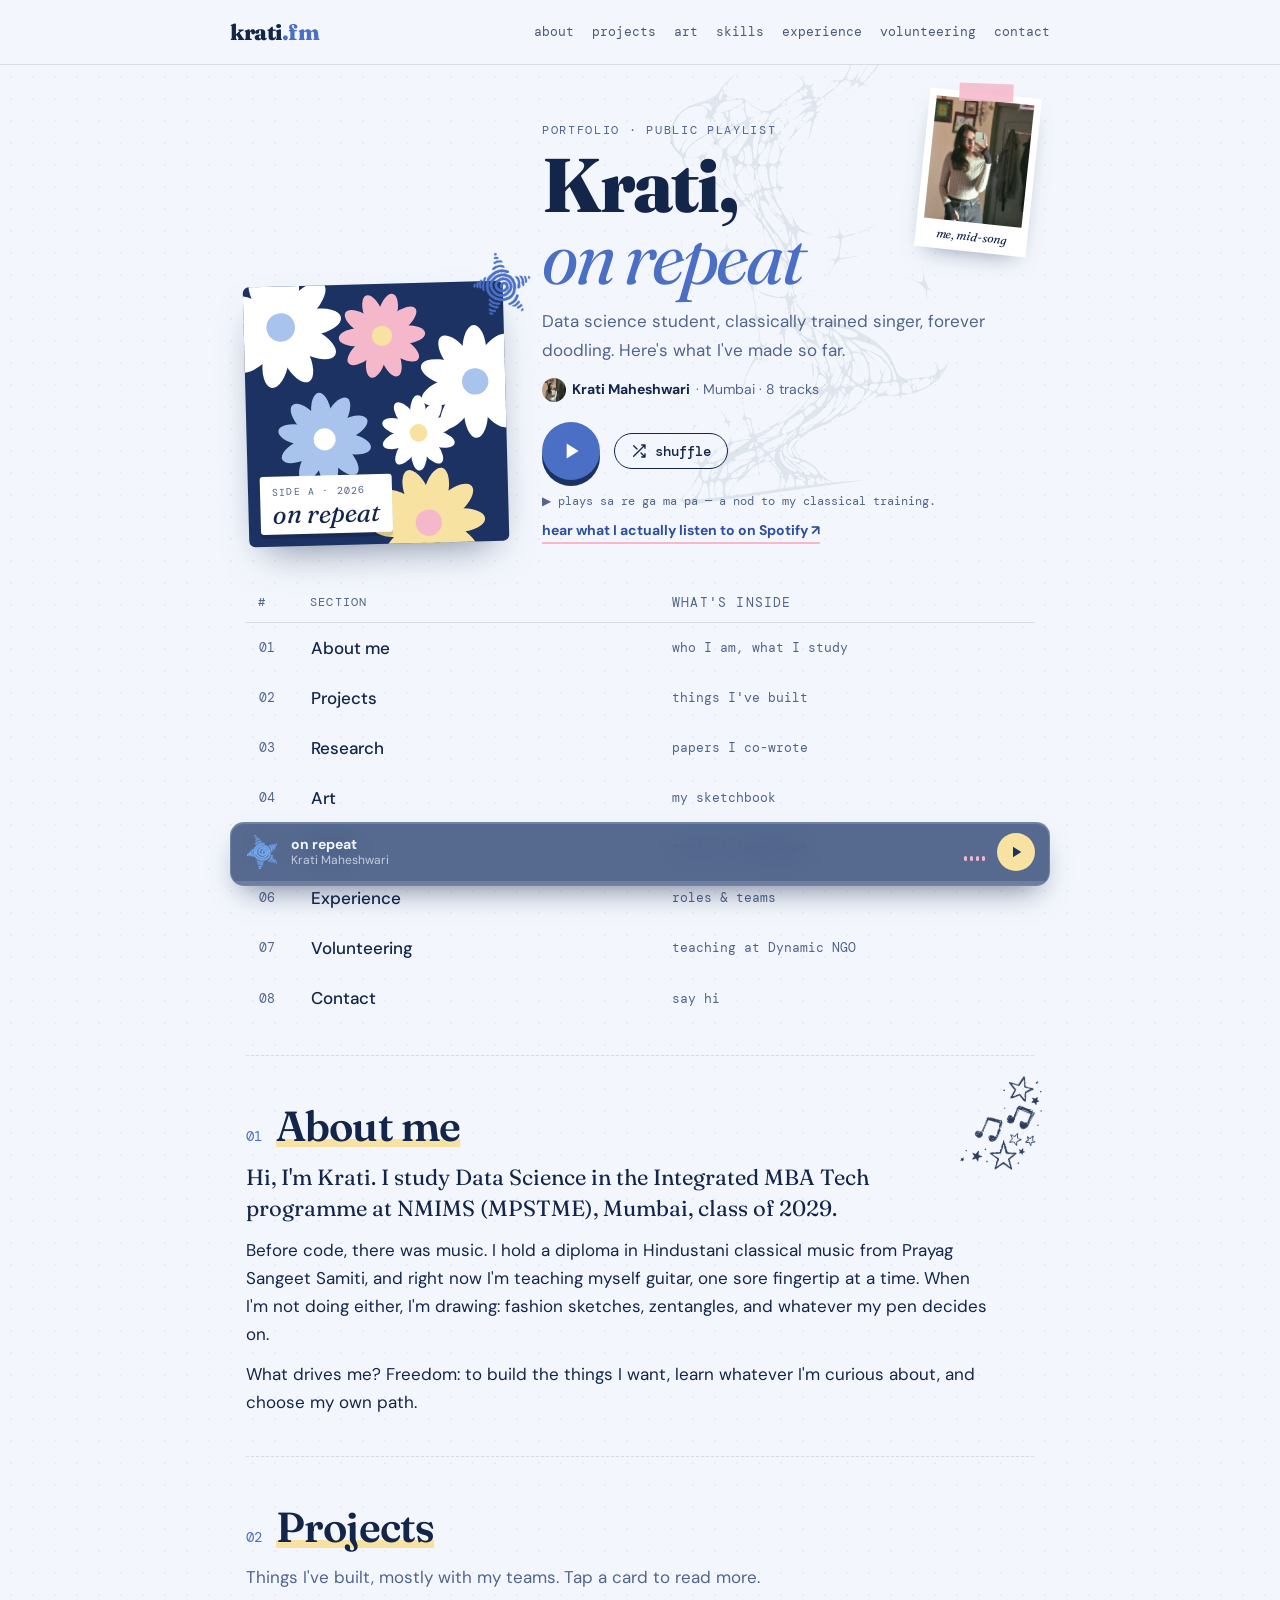
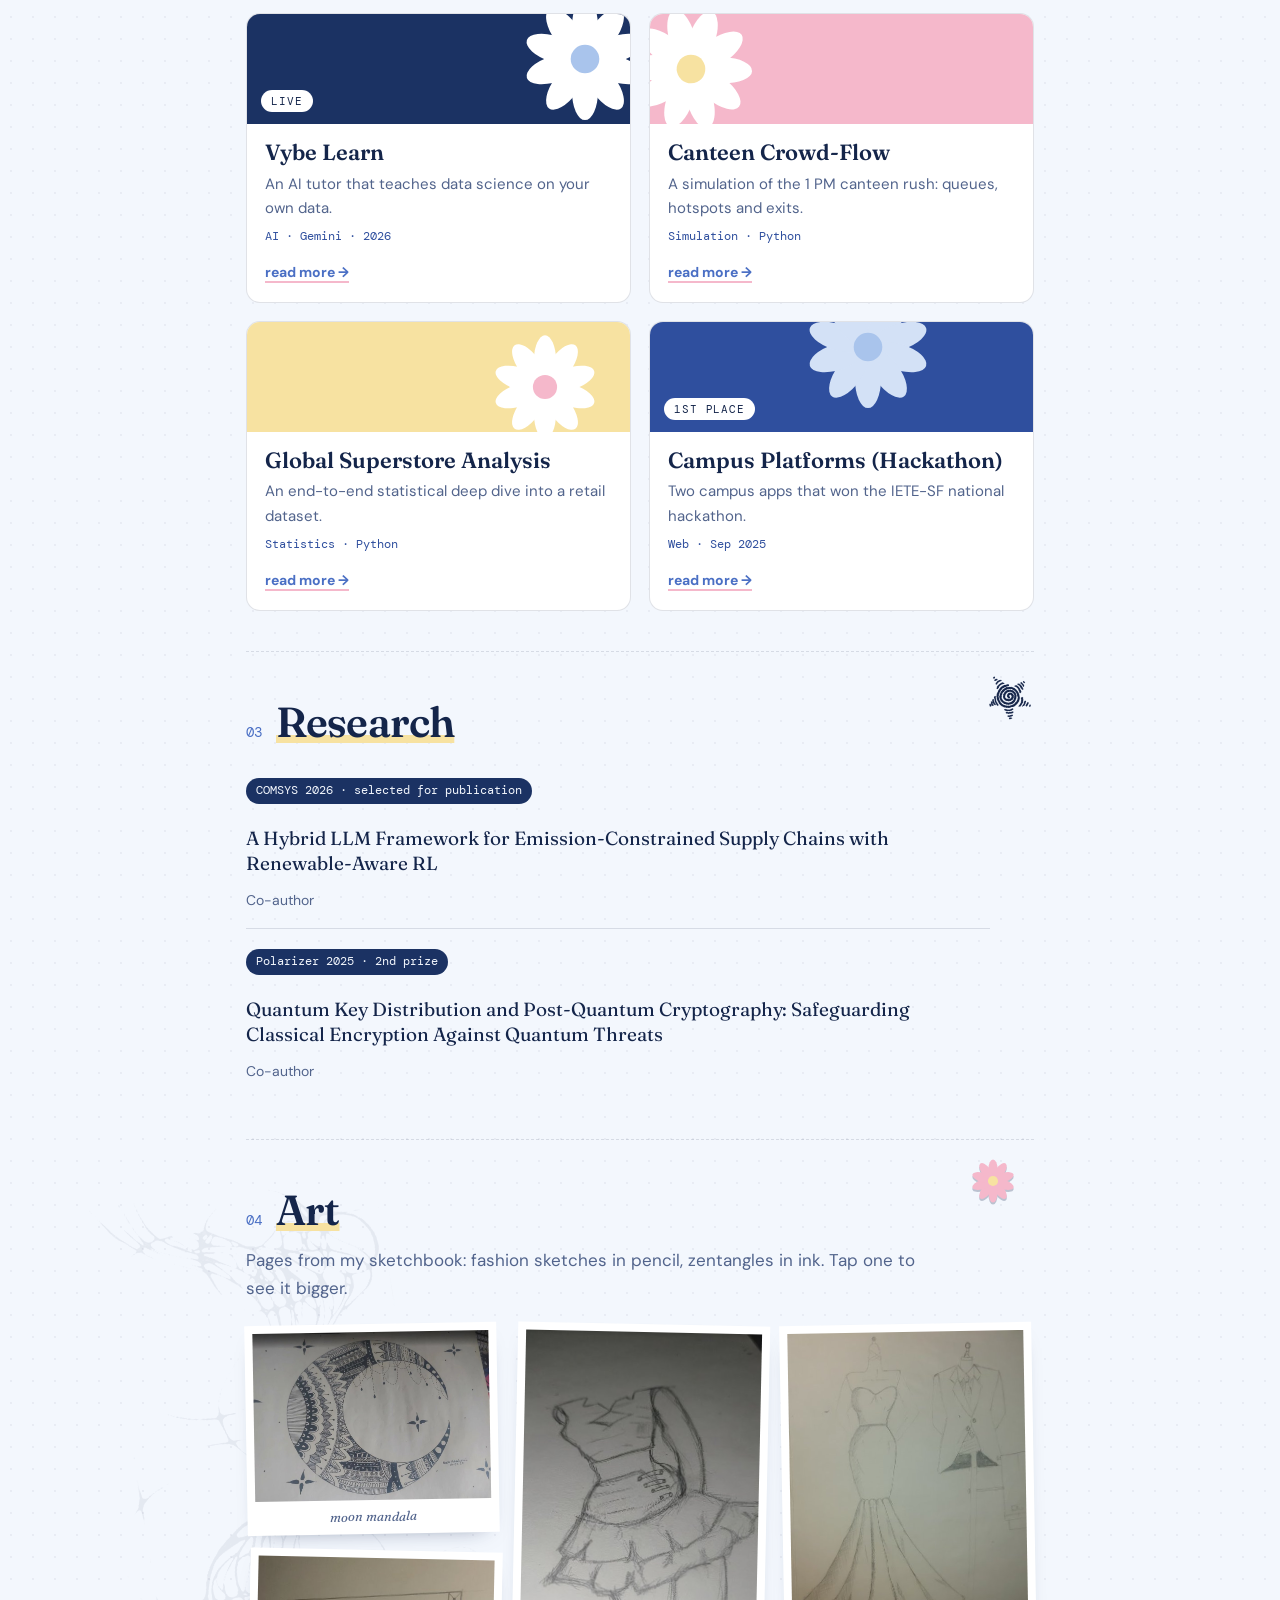
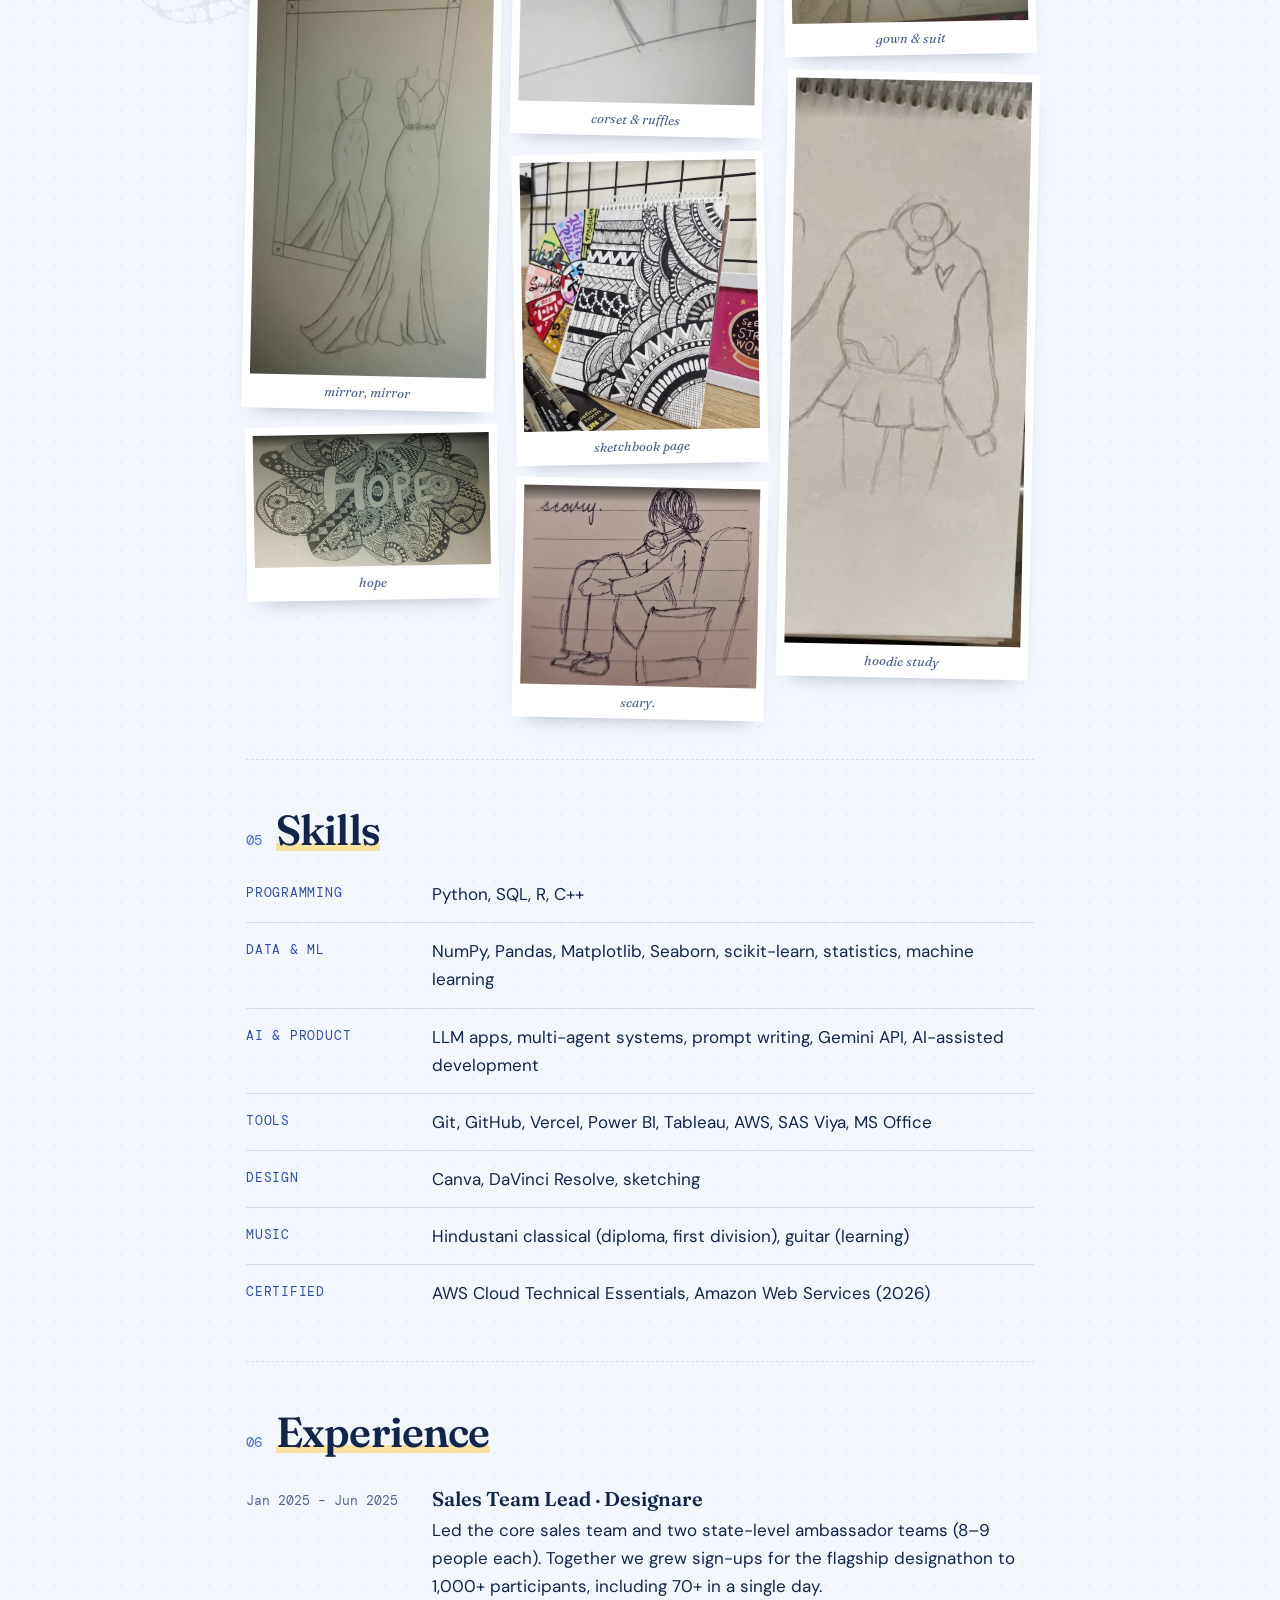
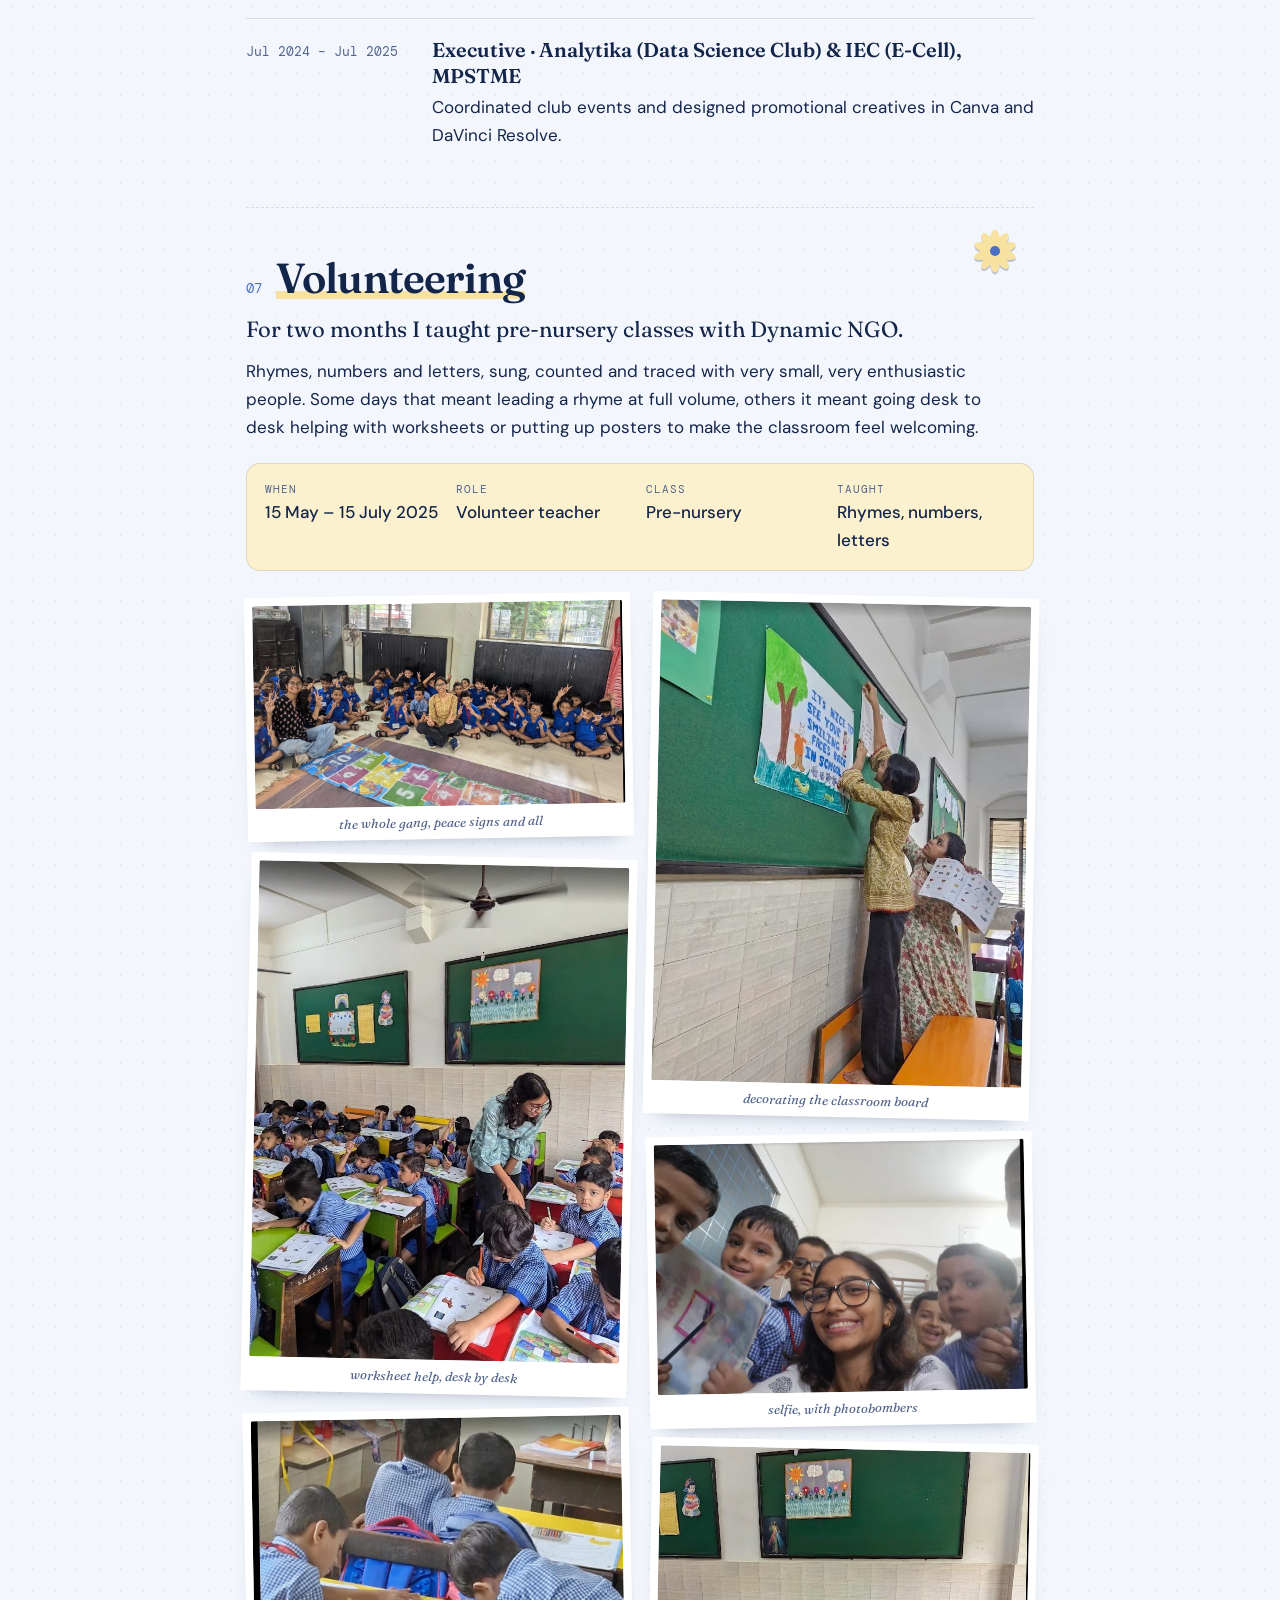
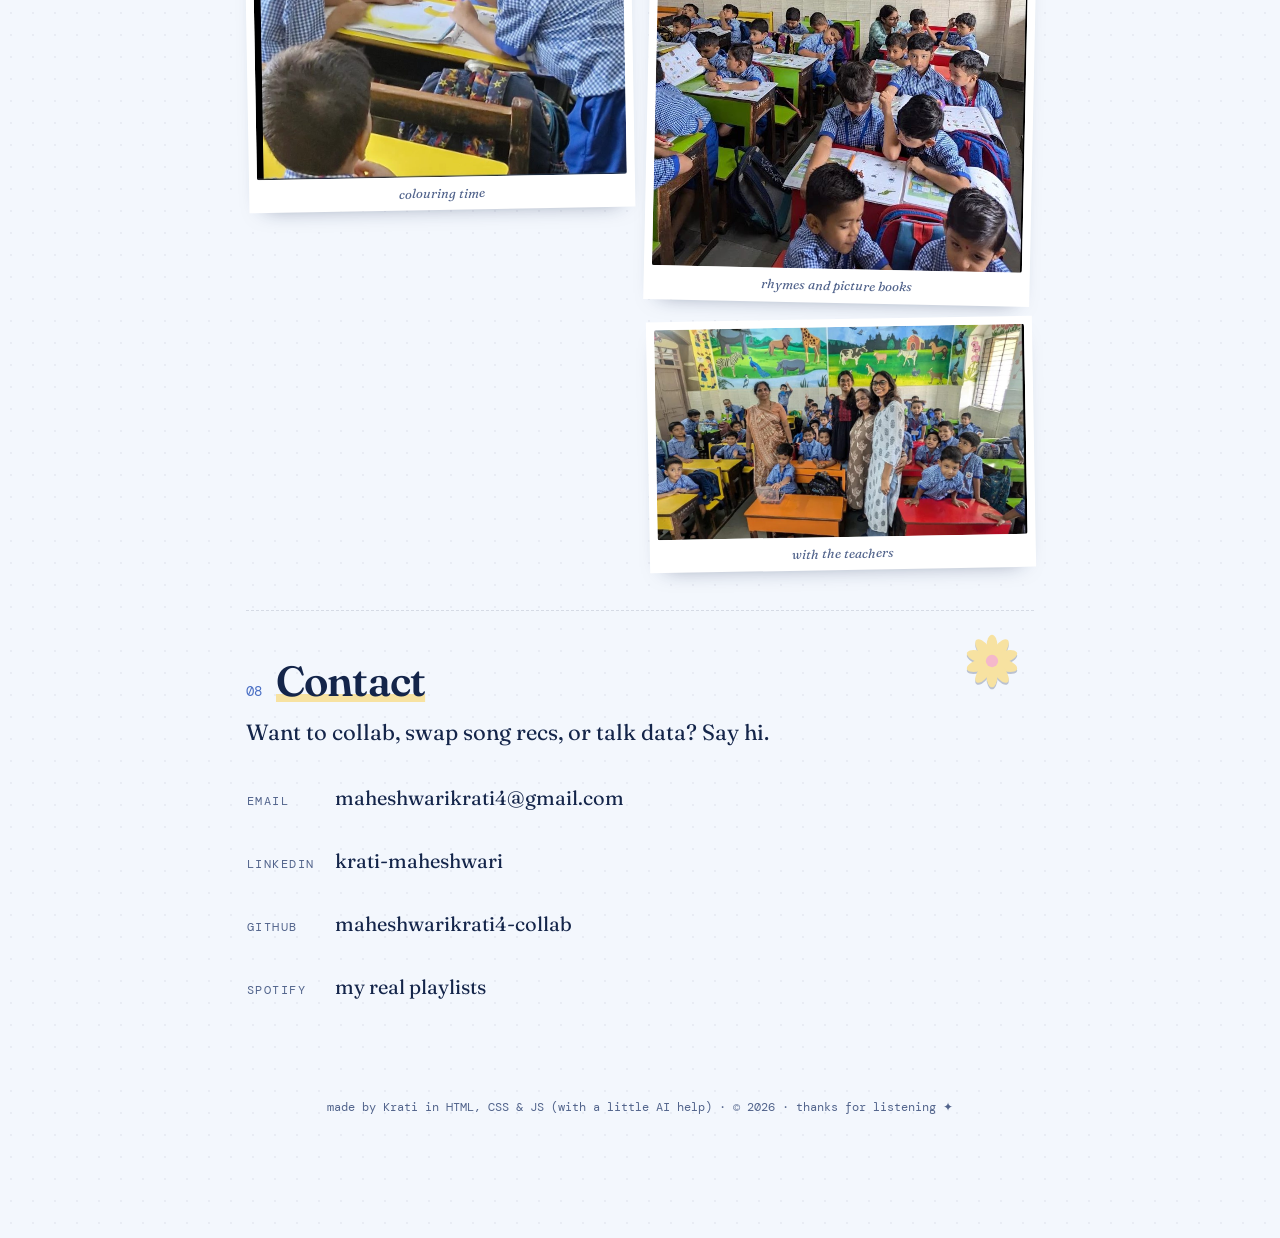
<file: index.html>
<!doctype html>
<html lang="en">
<head>
  <meta charset="utf-8">
  <meta name="viewport" content="width=device-width, initial-scale=1">
  <title>Krati, on repeat</title>
  <meta name="description" content="Krati Maheshwari — data science student, musician-in-progress, sketchbook person. A portfolio that plays like a playlist.">
  <link rel="icon" href="assets/spiral-star-blue.png">
  <link rel="preconnect" href="https://fonts.googleapis.com">
  <link rel="preconnect" href="https://fonts.gstatic.com" crossorigin>
  <link href="https://fonts.googleapis.com/css2?family=Fraunces:ital,opsz,wght@0,9..144,400;0,9..144,600;0,9..144,800;1,9..144,400&family=DM+Sans:wght@400;500;700&family=DM+Mono:wght@400;500&display=swap" rel="stylesheet">
  <link rel="stylesheet" href="style.css?v=6">
</head>
<body>

  <!-- reusable daisy sticker, drawn in code -->
  <svg width="0" height="0" style="position:absolute" aria-hidden="true">
    <symbol id="daisy" viewBox="-50 -50 100 100">
      <g fill="var(--petal, #ffffff)">
        <ellipse rx="10" ry="22" cy="-25"/>
        <ellipse rx="10" ry="22" cy="-25" transform="rotate(36)"/>
        <ellipse rx="10" ry="22" cy="-25" transform="rotate(72)"/>
        <ellipse rx="10" ry="22" cy="-25" transform="rotate(108)"/>
        <ellipse rx="10" ry="22" cy="-25" transform="rotate(144)"/>
        <ellipse rx="10" ry="22" cy="-25" transform="rotate(180)"/>
        <ellipse rx="10" ry="22" cy="-25" transform="rotate(216)"/>
        <ellipse rx="10" ry="22" cy="-25" transform="rotate(252)"/>
        <ellipse rx="10" ry="22" cy="-25" transform="rotate(288)"/>
        <ellipse rx="10" ry="22" cy="-25" transform="rotate(324)"/>
      </g>
      <circle r="11" fill="var(--heart, #a9c4ec)"/>
    </symbol>
  </svg>

  <header class="topbar">
    <a class="brand" href="#top">krati<span>.fm</span></a>
    <nav aria-label="Sections">
      <a href="#about">about</a>
      <a href="#projects">projects</a>
      <a href="#art">art</a>
      <a href="#skills">skills</a>
      <a href="#experience">experience</a>
      <a href="#volunteering">volunteering</a>
      <a href="#contact">contact</a>
    </nav>
  </header>

  <main id="top">

    <!-- ===== ALBUM HEADER ===== -->
    <section class="album">
      <img class="flow flow-hero" src="assets/flow-lines.png" alt="" aria-hidden="true">
      <div class="cover" aria-label="Playlist cover: white daisies on navy">
        <svg class="d d1"><use href="#daisy"/></svg>
        <svg class="d d2"><use href="#daisy"/></svg>
        <svg class="d d3"><use href="#daisy"/></svg>
        <svg class="d d4"><use href="#daisy"/></svg>
        <svg class="d d5"><use href="#daisy"/></svg>
        <svg class="d d6"><use href="#daisy"/></svg>
        <div class="cover-label">
          <span class="cover-kicker">side A · 2026</span>
          <span class="cover-title">on repeat</span>
        </div>
      </div>

      <div class="album-meta">
        <p class="eyebrow">portfolio · public playlist</p>
        <h1>Krati,<br><em>on repeat</em></h1>
        <p class="album-sub">Data science student, classically trained singer, forever doodling. Here's what I've made so far.</p>
        <p class="album-facts">
          <img class="avatar" src="assets/krati.jpg" alt="">
          <strong>Krati Maheshwari</strong> · Mumbai · 8 tracks
        </p>
        <div class="controls">
          <button class="play-big" id="playBig" aria-label="Play a little sargam">
            <svg viewBox="0 0 24 24" aria-hidden="true"><path class="icon-play" d="M8 5v14l11-7z"/><path class="icon-pause" d="M7 5h4v14H7zM13 5h4v14h-4z"/></svg>
          </button>
          <button class="ghost" id="shuffle" aria-label="Jump to a random section">
            <svg viewBox="0 0 24 24" aria-hidden="true"><path d="M16 3h5v5M4 20 21 3M21 16v5h-5M15 15l6 6M4 4l5 5" fill="none" stroke="currentColor" stroke-width="2" stroke-linecap="round" stroke-linejoin="round"/></svg>
            shuffle
          </button>
        </div>
        <p class="hint" id="hint">▶ plays sa re ga ma pa — a nod to my classical training.</p>
        <a class="spotify-link" href="https://open.spotify.com/user/66pj2uxs1p2r9oo7cxv0nlasn" target="_blank" rel="noopener">hear what I actually listen to on Spotify ↗</a>
      </div>

      <figure class="polaroid">
        <img src="assets/krati.jpg" alt="Mirror selfie of Krati in a cream knit top">
        <figcaption>me, mid-song</figcaption>
      </figure>
      <img class="sticker s-spiral" src="assets/spiral-star-blue.png" alt="" aria-hidden="true">
    </section>

    <!-- ===== TRACKLIST (doubles as the table of contents) ===== -->
    <section class="tracklist" aria-label="What's on this page">
      <div class="tl-head" aria-hidden="true">
        <span>#</span><span>section</span><span class="tl-album">what's inside</span>
      </div>
      <ol>
        <li><a href="#about"><span class="n">01</span><span class="t">About me</span><span class="tl-album">who I am, what I study</span></a></li>
        <li><a href="#projects"><span class="n">02</span><span class="t">Projects</span><span class="tl-album">things I've built</span></a></li>
        <li><a href="#research"><span class="n">03</span><span class="t">Research</span><span class="tl-album">papers I co-wrote</span></a></li>
        <li><a href="#art"><span class="n">04</span><span class="t">Art</span><span class="tl-album">my sketchbook</span></a></li>
        <li><a href="#skills"><span class="n">05</span><span class="t">Skills</span><span class="tl-album">tools &amp; languages</span></a></li>
        <li><a href="#experience"><span class="n">06</span><span class="t">Experience</span><span class="tl-album">roles &amp; teams</span></a></li>
        <li><a href="#volunteering"><span class="n">07</span><span class="t">Volunteering</span><span class="tl-album">teaching at Dynamic NGO</span></a></li>
        <li><a href="#contact"><span class="n">08</span><span class="t">Contact</span><span class="tl-album">say hi</span></a></li>
      </ol>
    </section>

    <!-- ===== 01 ABOUT ===== -->
    <section class="track" id="about" data-title="About me">
      <header class="track-head"><span class="n">01</span><h2>About me</h2></header>
      <div class="track-body">
        <p class="lead">Hi, I'm Krati. I study Data Science in the Integrated MBA Tech programme at NMIMS (MPSTME), Mumbai, class of 2029.</p>
        <p>Before code, there was music. I hold a diploma in Hindustani classical music from Prayag Sangeet Samiti, and right now I'm teaching myself guitar, one sore fingertip at a time. When I'm not doing either, I'm drawing: fashion sketches, zentangles, and whatever my pen decides on.</p>
        <p>What drives me? Freedom: to build the things I want, learn whatever I'm curious about, and choose my own path.</p>
      </div>
      <img class="sticker s-notes" src="assets/notes-doodle.png" alt="" aria-hidden="true">
    </section>

    <!-- ===== 02 PROJECTS ===== -->
    <section class="track" id="projects" data-title="Projects">
      <header class="track-head"><span class="n">02</span><h2>Projects</h2></header>
      <p class="section-sub">Things I've built, mostly with my teams. Tap a card to read more.</p>
      <div class="cards">
        <a class="card" href="projects/vybe-learn.html">
          <div class="card-cover c1">
            <svg class="cd"><use href="#daisy"/></svg>
            <span class="card-pill">live</span>
          </div>
          <div class="card-body">
            <h3>Vybe Learn</h3>
            <p>An AI tutor that teaches data science on your own data.</p>
            <span class="card-meta">AI · Gemini · 2026</span>
            <span class="card-more">read more →</span>
          </div>
        </a>
        <a class="card" href="projects/canteen-crowd-flow.html">
          <div class="card-cover c2"><svg class="cd"><use href="#daisy"/></svg></div>
          <div class="card-body">
            <h3>Canteen Crowd-Flow</h3>
            <p>A simulation of the 1 PM canteen rush: queues, hotspots and exits.</p>
            <span class="card-meta">Simulation · Python</span>
            <span class="card-more">read more →</span>
          </div>
        </a>
        <a class="card" href="projects/global-superstore.html">
          <div class="card-cover c3"><svg class="cd"><use href="#daisy"/></svg></div>
          <div class="card-body">
            <h3>Global Superstore Analysis</h3>
            <p>An end-to-end statistical deep dive into a retail dataset.</p>
            <span class="card-meta">Statistics · Python</span>
            <span class="card-more">read more →</span>
          </div>
        </a>
        <a class="card" href="projects/campus-hackathon.html">
          <div class="card-cover c4">
            <svg class="cd"><use href="#daisy"/></svg>
            <span class="card-pill">1st place</span>
          </div>
          <div class="card-body">
            <h3>Campus Platforms (Hackathon)</h3>
            <p>Two campus apps that won the IETE-SF national hackathon.</p>
            <span class="card-meta">Web · Sep 2025</span>
            <span class="card-more">read more →</span>
          </div>
        </a>
      </div>
    </section>

    <!-- ===== 03 RESEARCH ===== -->
    <section class="track" id="research" data-title="Research">
      <header class="track-head"><span class="n">03</span><h2>Research</h2></header>
      <div class="track-body">
        <div class="paper">
          <p class="badge">COMSYS 2026 · selected for publication</p>
          <p class="paper-title">A Hybrid LLM Framework for Emission-Constrained Supply Chains with Renewable-Aware RL</p>
          <p class="muted">Co-author</p>
        </div>
        <div class="paper">
          <p class="badge">Polarizer 2025 · 2nd prize</p>
          <p class="paper-title">Quantum Key Distribution and Post-Quantum Cryptography: Safeguarding Classical Encryption Against Quantum Threats</p>
          <p class="muted">Co-author</p>
        </div>
      </div>
      <img class="sticker s-spiral-sm" src="assets/spiral-star.png" alt="" aria-hidden="true">
    </section>

    <!-- ===== 04 ART ===== -->
    <section class="track" id="art" data-title="Art">
      <img class="flow flow-art" src="assets/flow-lines.png" alt="" aria-hidden="true">
      <header class="track-head"><span class="n">04</span><h2>Art</h2></header>
      <p class="section-sub">Pages from my sketchbook: fashion sketches in pencil, zentangles in ink. Tap one to see it bigger.</p>
      <div class="gallery">
        <button class="art-item" data-full="assets/art/moon-mandala.jpg"><img src="assets/art/moon-mandala.jpg" alt="Ink mandala in the shape of a crescent moon with four-point stars" loading="lazy"><span>moon mandala</span></button>
        <button class="art-item" data-full="assets/art/gowns-frame.jpg"><img src="assets/art/gowns-frame.jpg" alt="Pencil sketch of a mermaid gown in front of a mirror showing its open back" loading="lazy"><span>mirror, mirror</span></button>
        <button class="art-item" data-full="assets/art/hope-zentangle.jpg"><img src="assets/art/hope-zentangle.jpg" alt="Zentangle cloud of patterns surrounding the word HOPE" loading="lazy"><span>hope</span></button>
        <button class="art-item" data-full="assets/art/corset-sketch.jpg"><img src="assets/art/corset-sketch.jpg" alt="Pencil sketch of a corset top with a ruffled skirt" loading="lazy"><span>corset &amp; ruffles</span></button>
        <button class="art-item" data-full="assets/art/sketchbook-zentangle.jpg"><img src="assets/art/sketchbook-zentangle.jpg" alt="Black and white zentangle page in a spiral sketchbook" loading="lazy"><span>sketchbook page</span></button>
        <button class="art-item" data-full="assets/art/scary-sketch.jpg"><img src="assets/art/scary-sketch.jpg" alt="Pen sketch of a girl with headphones hugging her knees on a chair, labelled scary" loading="lazy"><span>scary.</span></button>
        <button class="art-item" data-full="assets/art/gown-and-suit.jpg"><img src="assets/art/gown-and-suit.jpg" alt="Pencil sketch of a strapless gown and a suit on mannequins" loading="lazy"><span>gown &amp; suit</span></button>
        <button class="art-item" data-full="assets/art/hoodie-sketch.jpg"><img src="assets/art/hoodie-sketch.jpg" alt="Pencil sketch of an oversized hoodie with a heart and a short skirt" loading="lazy"><span>hoodie study</span></button>
      </div>
      <svg class="sticker-svg s-daisy-b" aria-hidden="true"><use href="#daisy"/></svg>
    </section>

    <!-- ===== 05 SKILLS ===== -->
    <section class="track" id="skills" data-title="Skills">
      <header class="track-head"><span class="n">05</span><h2>Skills</h2></header>
      <dl class="skill-list">
        <div><dt>Programming</dt><dd>Python, SQL, R, C++</dd></div>
        <div><dt>Data &amp; ML</dt><dd>NumPy, Pandas, Matplotlib, Seaborn, scikit-learn, statistics, machine learning</dd></div>
        <div><dt>AI &amp; product</dt><dd>LLM apps, multi-agent systems, prompt writing, Gemini API, AI-assisted development</dd></div>
        <div><dt>Tools</dt><dd>Git, GitHub, Vercel, Power BI, Tableau, AWS, SAS Viya, MS Office</dd></div>
        <div><dt>Design</dt><dd>Canva, DaVinci Resolve, sketching</dd></div>
        <div><dt>Music</dt><dd>Hindustani classical (diploma, first division), guitar (learning)</dd></div>
        <div><dt>Certified</dt><dd>AWS Cloud Technical Essentials, Amazon Web Services (2026)</dd></div>
      </dl>
    </section>

    <!-- ===== 06 EXPERIENCE ===== -->
    <section class="track" id="experience" data-title="Experience">
      <header class="track-head"><span class="n">06</span><h2>Experience</h2></header>
      <ol class="timeline">
        <li>
          <span class="when">Jan 2025 – Jun 2025</span>
          <div>
            <h3>Sales Team Lead · Designare</h3>
            <p>Led the core sales team and two state-level ambassador teams (8–9 people each). Together we grew sign-ups for the flagship designathon to 1,000+ participants, including 70+ in a single day.</p>
          </div>
        </li>
        <li>
          <span class="when">Jul 2024 – Jul 2025</span>
          <div>
            <h3>Executive · Analytika (Data Science Club) &amp; IEC (E-Cell), MPSTME</h3>
            <p>Coordinated club events and designed promotional creatives in Canva and DaVinci Resolve.</p>
          </div>
        </li>
      </ol>
    </section>

    <!-- ===== 07 VOLUNTEERING ===== -->
    <section class="track" id="volunteering" data-title="Volunteering">
      <header class="track-head"><span class="n">07</span><h2>Volunteering</h2></header>
      <div class="track-body">
        <p class="lead">For two months I taught pre-nursery classes with Dynamic NGO.</p>
        <p>Rhymes, numbers and letters, sung, counted and traced with very small, very enthusiastic people. Some days that meant leading a rhyme at full volume, others it meant going desk to desk helping with worksheets or putting up posters to make the classroom feel welcoming.</p>
      </div>
      <dl class="facts vol-facts">
        <div><dt>When</dt><dd>15 May – 15 July 2025</dd></div>
        <div><dt>Role</dt><dd>Volunteer teacher</dd></div>
        <div><dt>Class</dt><dd>Pre-nursery</dd></div>
        <div><dt>Taught</dt><dd>Rhymes, numbers, letters</dd></div>
      </dl>
      <div class="gallery photos">
          <button class="art-item" data-full="assets/ngo/class-group.jpg"><img src="assets/ngo/class-group.jpg" alt="Krati and another volunteer sitting on the floor with a big group of pre-nursery kids making peace signs, a number hopscotch mat in front" loading="lazy"><span>the whole gang, peace signs and all</span></button>
          <button class="art-item" data-full="assets/ngo/helping-worksheets.jpg"><img src="assets/ngo/helping-worksheets.jpg" alt="Krati leaning over to help children working on their workbooks in a bright classroom" loading="lazy"><span>worksheet help, desk by desk</span></button>
          <button class="art-item" data-full="assets/ngo/colouring.jpg"><img src="assets/ngo/colouring.jpg" alt="Two children from behind, colouring yellow shapes on worksheets at a yellow desk" loading="lazy"><span>colouring time</span></button>
          <button class="art-item" data-full="assets/ngo/poster-board.jpg"><img src="assets/ngo/poster-board.jpg" alt="Krati pinning a hand-painted welcome-back poster onto a green board while a friend holds a book" loading="lazy"><span>decorating the classroom board</span></button>
          <button class="art-item" data-full="assets/ngo/selfie-kids.jpg"><img src="assets/ngo/selfie-kids.jpg" alt="Smiling selfie of Krati surrounded by curious, grinning kids" loading="lazy"><span>selfie, with photobombers</span></button>
          <button class="art-item" data-full="assets/ngo/reading-time.jpg"><img src="assets/ngo/reading-time.jpg" alt="Kids reading picture books at their desks while Krati sits with a few of them at the back" loading="lazy"><span>rhymes and picture books</span></button>
          <button class="art-item" data-full="assets/ngo/classroom-team.jpg"><img src="assets/ngo/classroom-team.jpg" alt="Krati with teachers and a fellow volunteer in a classroom with an animal mural, kids at their desks" loading="lazy"><span>with the teachers</span></button>
      </div>
      <svg class="sticker-svg s-daisy-v" aria-hidden="true"><use href="#daisy"/></svg>
    </section>

    <!-- ===== 08 CONTACT ===== -->
    <section class="track outro" id="contact" data-title="Contact">
      <header class="track-head"><span class="n">08</span><h2>Contact</h2></header>
      <div class="track-body">
        <p class="lead">Want to collab, swap song recs, or talk data? Say hi.</p>
        <ul class="contact">
          <li><a href="mailto:maheshwarikrati4@gmail.com"><span>email</span>maheshwarikrati4@gmail.com</a></li>
          <li><a href="https://www.linkedin.com/in/krati-maheshwari-b14067314" target="_blank" rel="noopener"><span>linkedin</span>krati-maheshwari</a></li>
          <li><a href="https://github.com/maheshwarikrati4-collab" target="_blank" rel="noopener"><span>github</span>maheshwarikrati4-collab</a></li>
          <li><a href="https://open.spotify.com/user/66pj2uxs1p2r9oo7cxv0nlasn" target="_blank" rel="noopener"><span>spotify</span>my real playlists</a></li>
        </ul>
      </div>
      <svg class="sticker-svg s-daisy-c" aria-hidden="true"><use href="#daisy"/></svg>
    </section>

    <footer class="foot">
      <p>made by Krati in HTML, CSS &amp; JS (with a little AI help) · © 2026 · thanks for listening ✦</p>
    </footer>
  </main>

  <!-- art lightbox -->
  <dialog class="lightbox" id="lightbox">
    <button class="lb-close" aria-label="Close">×</button>
    <img id="lbImg" src="assets/art/moon-mandala.jpg" alt="">
    <p id="lbCap"></p>
  </dialog>

  <!-- ===== NOW PLAYING BAR ===== -->
  <div class="nowbar" role="region" aria-label="Now playing">
    <img class="nb-cover" src="assets/spiral-star-blue.png" alt="" aria-hidden="true">
    <div class="nb-text">
      <span class="nb-title" id="nbTitle">on repeat</span>
      <span class="nb-artist">Krati Maheshwari</span>
    </div>
    <div class="eq" aria-hidden="true"><i></i><i></i><i></i><i></i></div>
    <button class="nb-play" id="playSmall" aria-label="Play a little sargam">
      <svg viewBox="0 0 24 24" aria-hidden="true"><path class="icon-play" d="M8 5v14l11-7z"/><path class="icon-pause" d="M7 5h4v14H7zM13 5h4v14h-4z"/></svg>
    </button>
    <div class="nb-progress" aria-hidden="true"><span id="nbBar"></span></div>
  </div>

  <script src="script.js?v=6"></script>
  <script src="notes.js?v=6"></script>
</body>
</html>
</file>
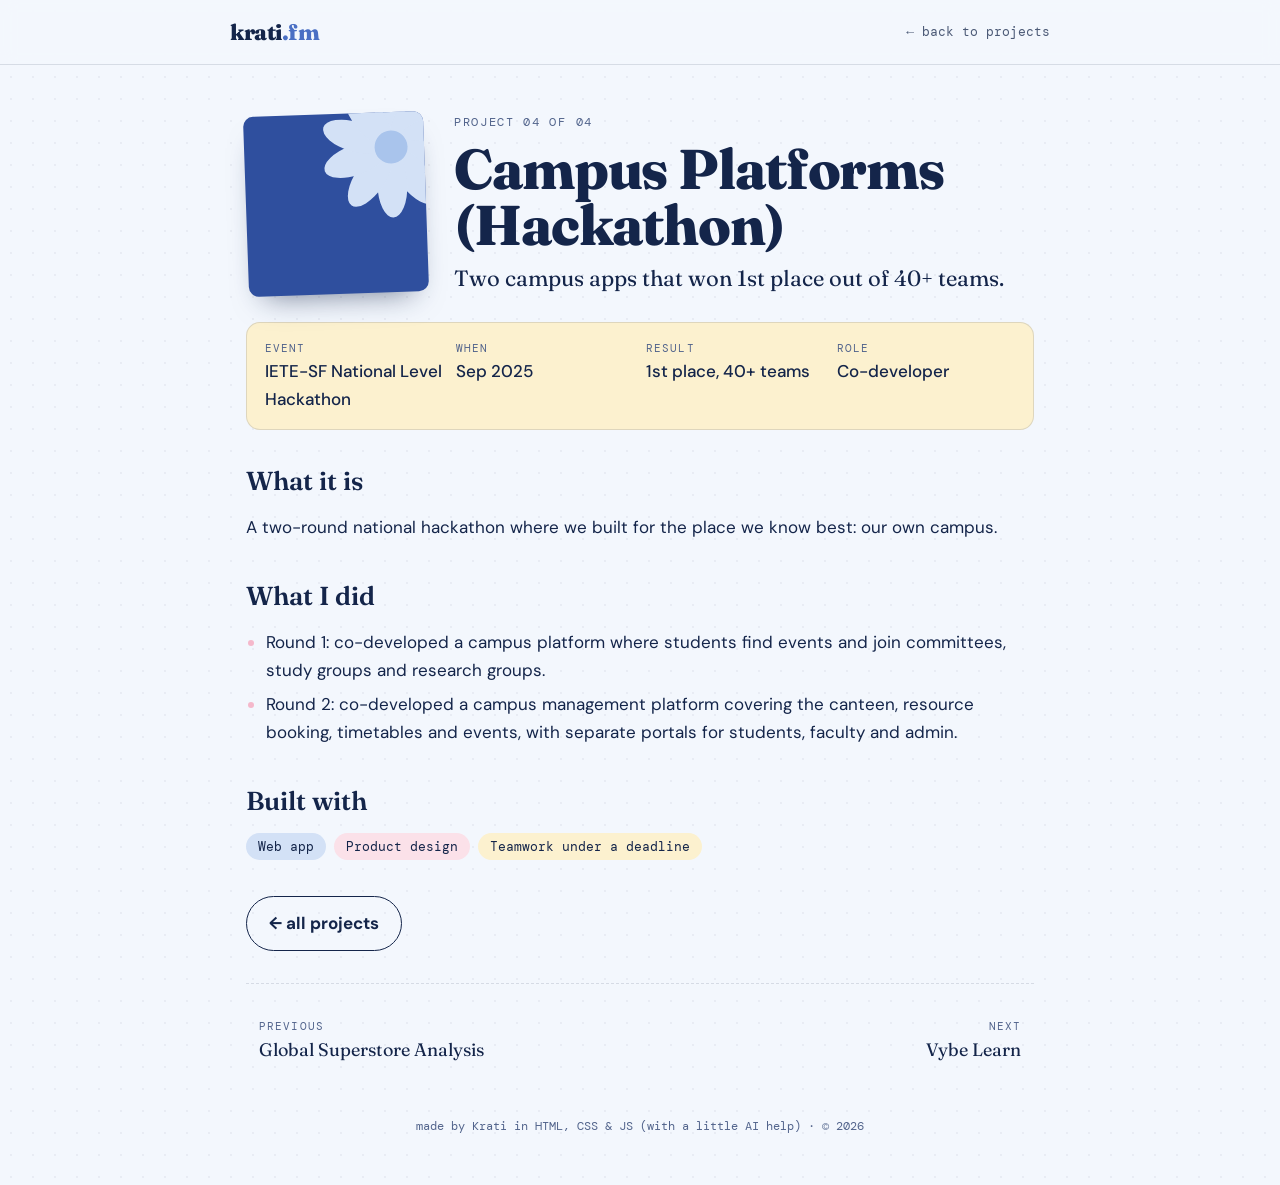
<file: projects/campus-hackathon.html>
<!doctype html>
<html lang="en">
<head>
  <meta charset="utf-8">
  <meta name="viewport" content="width=device-width, initial-scale=1">
  <title>Campus Platforms (Hackathon) · Krati Maheshwari</title>
  <meta name="description" content="Two campus apps that won 1st place out of 40+ teams.">
  <link rel="icon" href="../assets/spiral-star-blue.png">
  <link rel="preconnect" href="https://fonts.googleapis.com">
  <link rel="preconnect" href="https://fonts.gstatic.com" crossorigin>
  <link href="https://fonts.googleapis.com/css2?family=Fraunces:ital,opsz,wght@0,9..144,400;0,9..144,600;0,9..144,800;1,9..144,400&family=DM+Sans:wght@400;500;700&family=DM+Mono:wght@400;500&display=swap" rel="stylesheet">
  <link rel="stylesheet" href="../style.css?v=6">
</head>
<body class="project-page">
  <svg width="0" height="0" style="position:absolute" aria-hidden="true">
    <symbol id="daisy" viewBox="-50 -50 100 100">
      <g fill="var(--petal, #ffffff)"><ellipse rx="10" ry="22" cy="-25" transform="rotate(0)"/><ellipse rx="10" ry="22" cy="-25" transform="rotate(36)"/><ellipse rx="10" ry="22" cy="-25" transform="rotate(72)"/><ellipse rx="10" ry="22" cy="-25" transform="rotate(108)"/><ellipse rx="10" ry="22" cy="-25" transform="rotate(144)"/><ellipse rx="10" ry="22" cy="-25" transform="rotate(180)"/><ellipse rx="10" ry="22" cy="-25" transform="rotate(216)"/><ellipse rx="10" ry="22" cy="-25" transform="rotate(252)"/><ellipse rx="10" ry="22" cy="-25" transform="rotate(288)"/><ellipse rx="10" ry="22" cy="-25" transform="rotate(324)"/></g>
      <circle r="11" fill="var(--heart, #a9c4ec)"/>
    </symbol>
  </svg>

  <header class="topbar">
    <a class="brand" href="../index.html">krati<span>.fm</span></a>
    <nav aria-label="Site">
      <a href="../index.html#projects">← back to projects</a>
    </nav>
  </header>

  <main>
    <section class="p-hero">
      <div class="card-cover p-cover c4"><svg class="cd"><use href="#daisy"/></svg></div>
      <div>
        <p class="eyebrow">project 04 of 04</p>
        <h1>Campus Platforms (Hackathon)</h1>
        <p class="lead">Two campus apps that won 1st place out of 40+ teams.</p>
      </div>
    </section>

    <dl class="facts">
          <div><dt>Event</dt><dd>IETE-SF National Level Hackathon</dd></div>
          <div><dt>When</dt><dd>Sep 2025</dd></div>
          <div><dt>Result</dt><dd>1st place, 40+ teams</dd></div>
          <div><dt>Role</dt><dd>Co-developer</dd></div>
    </dl>

    <section class="p-section">
      <h2>What it is</h2>
        <p>A two-round national hackathon where we built for the place we know best: our own campus.</p>
    </section>

    <section class="p-section">
      <h2>What I did</h2>
      <ul class="did">
          <li>Round 1: co-developed a campus platform where students find events and join committees, study groups and research groups.</li>
          <li>Round 2: co-developed a campus management platform covering the canteen, resource booking, timetables and events, with separate portals for students, faculty and admin.</li>
      </ul>
    </section>

    <section class="p-section">
      <h2>Built with</h2>
      <ul class="chips"><li>Web app</li><li>Product design</li><li>Teamwork under a deadline</li></ul>
    </section>

    <div class="p-actions"><a class="btn btn-ghost" href="../index.html#projects">← all projects</a></div>

    <nav class="p-nav" aria-label="More projects">
      <a href="global-superstore.html"><span>previous</span>Global Superstore Analysis</a>
      <a href="vybe-learn.html"><span>next</span>Vybe Learn</a>
    </nav>

    <footer class="foot">
      <p>made by Krati in HTML, CSS &amp; JS (with a little AI help) · © 2026</p>
    </footer>
  </main>
  <script src="../notes.js?v=6"></script>
</body>
</html>
</file>
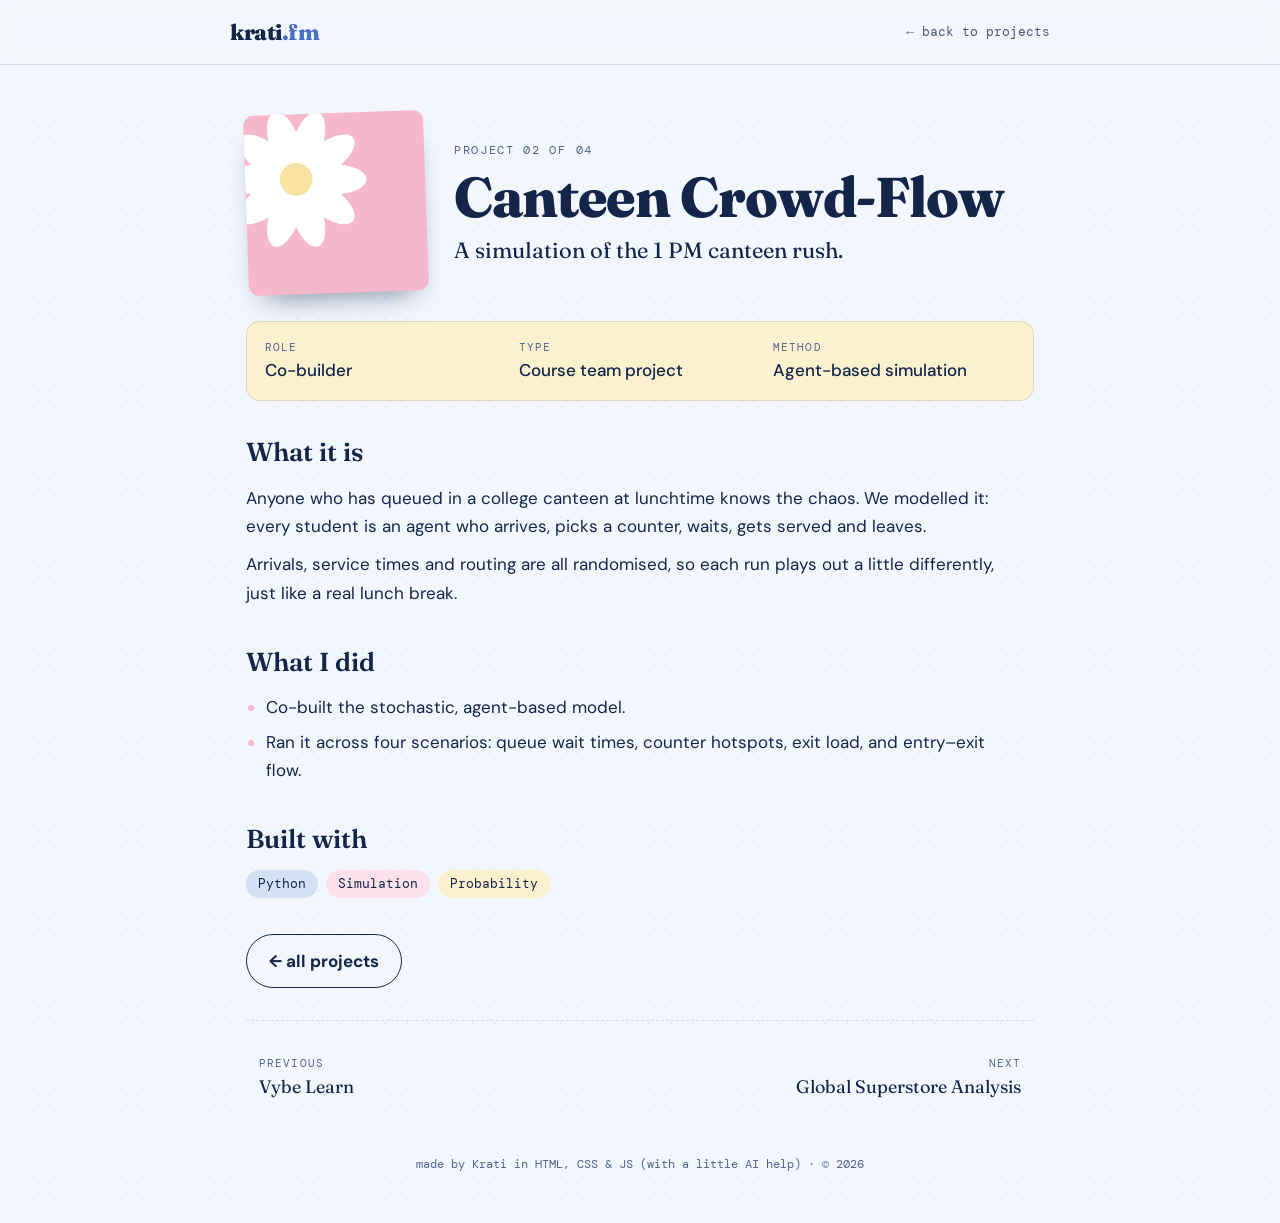
<file: projects/canteen-crowd-flow.html>
<!doctype html>
<html lang="en">
<head>
  <meta charset="utf-8">
  <meta name="viewport" content="width=device-width, initial-scale=1">
  <title>Canteen Crowd-Flow · Krati Maheshwari</title>
  <meta name="description" content="A simulation of the 1 PM canteen rush.">
  <link rel="icon" href="../assets/spiral-star-blue.png">
  <link rel="preconnect" href="https://fonts.googleapis.com">
  <link rel="preconnect" href="https://fonts.gstatic.com" crossorigin>
  <link href="https://fonts.googleapis.com/css2?family=Fraunces:ital,opsz,wght@0,9..144,400;0,9..144,600;0,9..144,800;1,9..144,400&family=DM+Sans:wght@400;500;700&family=DM+Mono:wght@400;500&display=swap" rel="stylesheet">
  <link rel="stylesheet" href="../style.css?v=6">
</head>
<body class="project-page">
  <svg width="0" height="0" style="position:absolute" aria-hidden="true">
    <symbol id="daisy" viewBox="-50 -50 100 100">
      <g fill="var(--petal, #ffffff)"><ellipse rx="10" ry="22" cy="-25" transform="rotate(0)"/><ellipse rx="10" ry="22" cy="-25" transform="rotate(36)"/><ellipse rx="10" ry="22" cy="-25" transform="rotate(72)"/><ellipse rx="10" ry="22" cy="-25" transform="rotate(108)"/><ellipse rx="10" ry="22" cy="-25" transform="rotate(144)"/><ellipse rx="10" ry="22" cy="-25" transform="rotate(180)"/><ellipse rx="10" ry="22" cy="-25" transform="rotate(216)"/><ellipse rx="10" ry="22" cy="-25" transform="rotate(252)"/><ellipse rx="10" ry="22" cy="-25" transform="rotate(288)"/><ellipse rx="10" ry="22" cy="-25" transform="rotate(324)"/></g>
      <circle r="11" fill="var(--heart, #a9c4ec)"/>
    </symbol>
  </svg>

  <header class="topbar">
    <a class="brand" href="../index.html">krati<span>.fm</span></a>
    <nav aria-label="Site">
      <a href="../index.html#projects">← back to projects</a>
    </nav>
  </header>

  <main>
    <section class="p-hero">
      <div class="card-cover p-cover c2"><svg class="cd"><use href="#daisy"/></svg></div>
      <div>
        <p class="eyebrow">project 02 of 04</p>
        <h1>Canteen Crowd-Flow</h1>
        <p class="lead">A simulation of the 1 PM canteen rush.</p>
      </div>
    </section>

    <dl class="facts">
          <div><dt>Role</dt><dd>Co-builder</dd></div>
          <div><dt>Type</dt><dd>Course team project</dd></div>
          <div><dt>Method</dt><dd>Agent-based simulation</dd></div>
    </dl>

    <section class="p-section">
      <h2>What it is</h2>
        <p>Anyone who has queued in a college canteen at lunchtime knows the chaos. We modelled it: every student is an agent who arrives, picks a counter, waits, gets served and leaves.</p>
        <p>Arrivals, service times and routing are all randomised, so each run plays out a little differently, just like a real lunch break.</p>
    </section>

    <section class="p-section">
      <h2>What I did</h2>
      <ul class="did">
          <li>Co-built the stochastic, agent-based model.</li>
          <li>Ran it across four scenarios: queue wait times, counter hotspots, exit load, and entry–exit flow.</li>
      </ul>
    </section>

    <section class="p-section">
      <h2>Built with</h2>
      <ul class="chips"><li>Python</li><li>Simulation</li><li>Probability</li></ul>
    </section>

    <div class="p-actions"><a class="btn btn-ghost" href="../index.html#projects">← all projects</a></div>

    <nav class="p-nav" aria-label="More projects">
      <a href="vybe-learn.html"><span>previous</span>Vybe Learn</a>
      <a href="global-superstore.html"><span>next</span>Global Superstore Analysis</a>
    </nav>

    <footer class="foot">
      <p>made by Krati in HTML, CSS &amp; JS (with a little AI help) · © 2026</p>
    </footer>
  </main>
  <script src="../notes.js?v=6"></script>
</body>
</html>
</file>
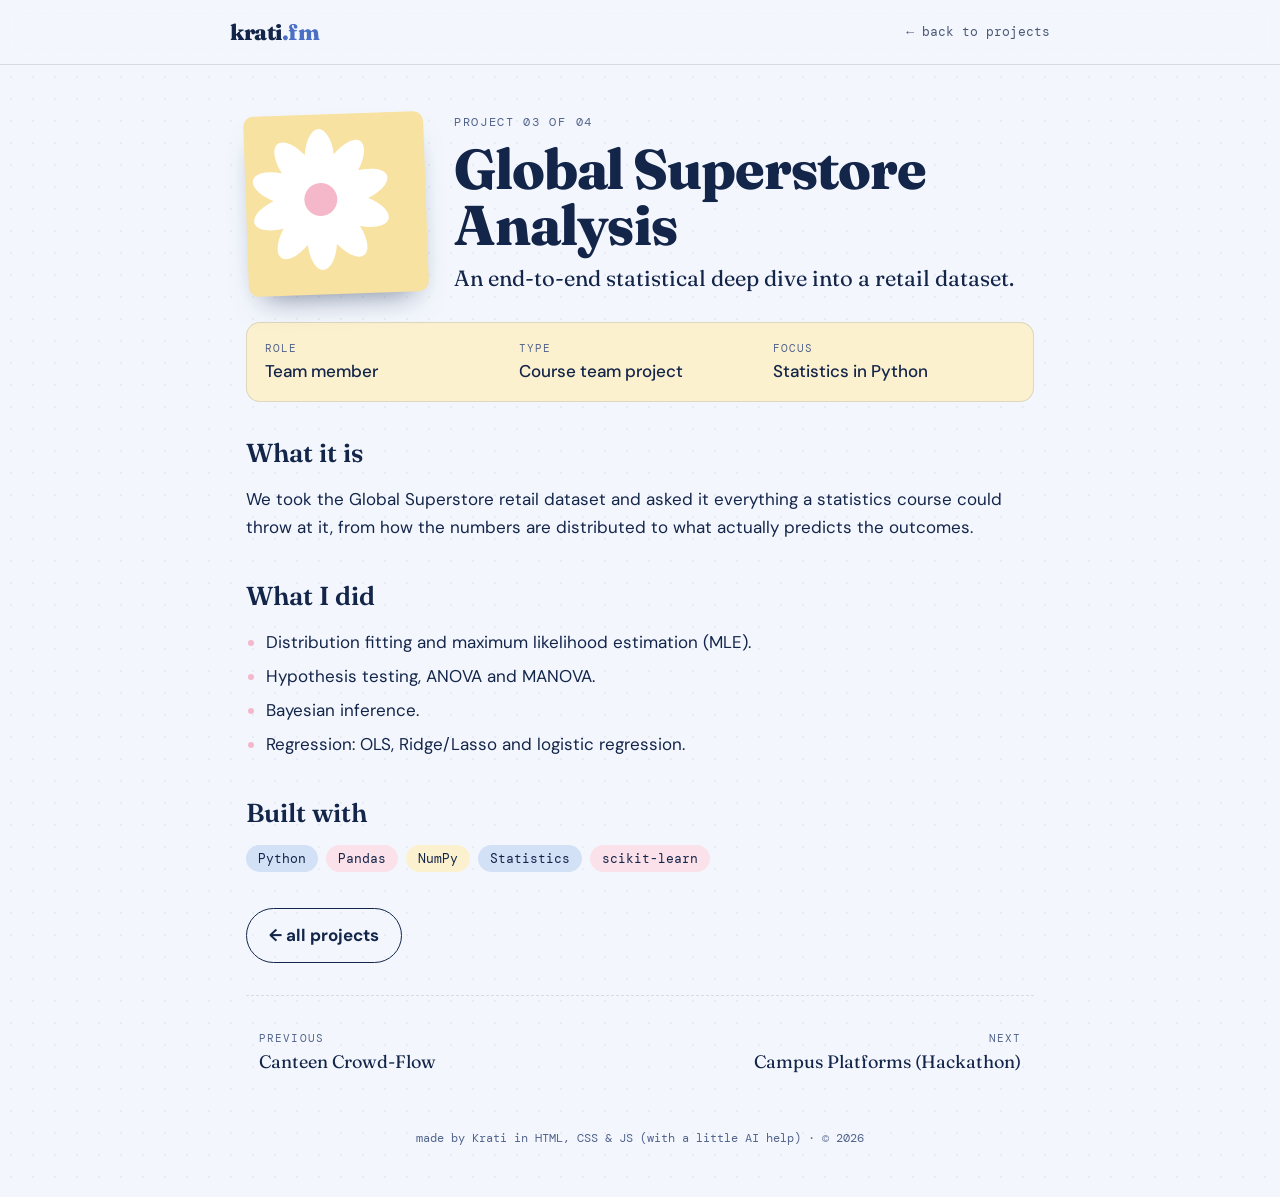
<file: projects/global-superstore.html>
<!doctype html>
<html lang="en">
<head>
  <meta charset="utf-8">
  <meta name="viewport" content="width=device-width, initial-scale=1">
  <title>Global Superstore Analysis · Krati Maheshwari</title>
  <meta name="description" content="An end-to-end statistical deep dive into a retail dataset.">
  <link rel="icon" href="../assets/spiral-star-blue.png">
  <link rel="preconnect" href="https://fonts.googleapis.com">
  <link rel="preconnect" href="https://fonts.gstatic.com" crossorigin>
  <link href="https://fonts.googleapis.com/css2?family=Fraunces:ital,opsz,wght@0,9..144,400;0,9..144,600;0,9..144,800;1,9..144,400&family=DM+Sans:wght@400;500;700&family=DM+Mono:wght@400;500&display=swap" rel="stylesheet">
  <link rel="stylesheet" href="../style.css?v=6">
</head>
<body class="project-page">
  <svg width="0" height="0" style="position:absolute" aria-hidden="true">
    <symbol id="daisy" viewBox="-50 -50 100 100">
      <g fill="var(--petal, #ffffff)"><ellipse rx="10" ry="22" cy="-25" transform="rotate(0)"/><ellipse rx="10" ry="22" cy="-25" transform="rotate(36)"/><ellipse rx="10" ry="22" cy="-25" transform="rotate(72)"/><ellipse rx="10" ry="22" cy="-25" transform="rotate(108)"/><ellipse rx="10" ry="22" cy="-25" transform="rotate(144)"/><ellipse rx="10" ry="22" cy="-25" transform="rotate(180)"/><ellipse rx="10" ry="22" cy="-25" transform="rotate(216)"/><ellipse rx="10" ry="22" cy="-25" transform="rotate(252)"/><ellipse rx="10" ry="22" cy="-25" transform="rotate(288)"/><ellipse rx="10" ry="22" cy="-25" transform="rotate(324)"/></g>
      <circle r="11" fill="var(--heart, #a9c4ec)"/>
    </symbol>
  </svg>

  <header class="topbar">
    <a class="brand" href="../index.html">krati<span>.fm</span></a>
    <nav aria-label="Site">
      <a href="../index.html#projects">← back to projects</a>
    </nav>
  </header>

  <main>
    <section class="p-hero">
      <div class="card-cover p-cover c3"><svg class="cd"><use href="#daisy"/></svg></div>
      <div>
        <p class="eyebrow">project 03 of 04</p>
        <h1>Global Superstore Analysis</h1>
        <p class="lead">An end-to-end statistical deep dive into a retail dataset.</p>
      </div>
    </section>

    <dl class="facts">
          <div><dt>Role</dt><dd>Team member</dd></div>
          <div><dt>Type</dt><dd>Course team project</dd></div>
          <div><dt>Focus</dt><dd>Statistics in Python</dd></div>
    </dl>

    <section class="p-section">
      <h2>What it is</h2>
        <p>We took the Global Superstore retail dataset and asked it everything a statistics course could throw at it, from how the numbers are distributed to what actually predicts the outcomes.</p>
    </section>

    <section class="p-section">
      <h2>What I did</h2>
      <ul class="did">
          <li>Distribution fitting and maximum likelihood estimation (MLE).</li>
          <li>Hypothesis testing, ANOVA and MANOVA.</li>
          <li>Bayesian inference.</li>
          <li>Regression: OLS, Ridge/Lasso and logistic regression.</li>
      </ul>
    </section>

    <section class="p-section">
      <h2>Built with</h2>
      <ul class="chips"><li>Python</li><li>Pandas</li><li>NumPy</li><li>Statistics</li><li>scikit-learn</li></ul>
    </section>

    <div class="p-actions"><a class="btn btn-ghost" href="../index.html#projects">← all projects</a></div>

    <nav class="p-nav" aria-label="More projects">
      <a href="canteen-crowd-flow.html"><span>previous</span>Canteen Crowd-Flow</a>
      <a href="campus-hackathon.html"><span>next</span>Campus Platforms (Hackathon)</a>
    </nav>

    <footer class="foot">
      <p>made by Krati in HTML, CSS &amp; JS (with a little AI help) · © 2026</p>
    </footer>
  </main>
  <script src="../notes.js?v=6"></script>
</body>
</html>
</file>
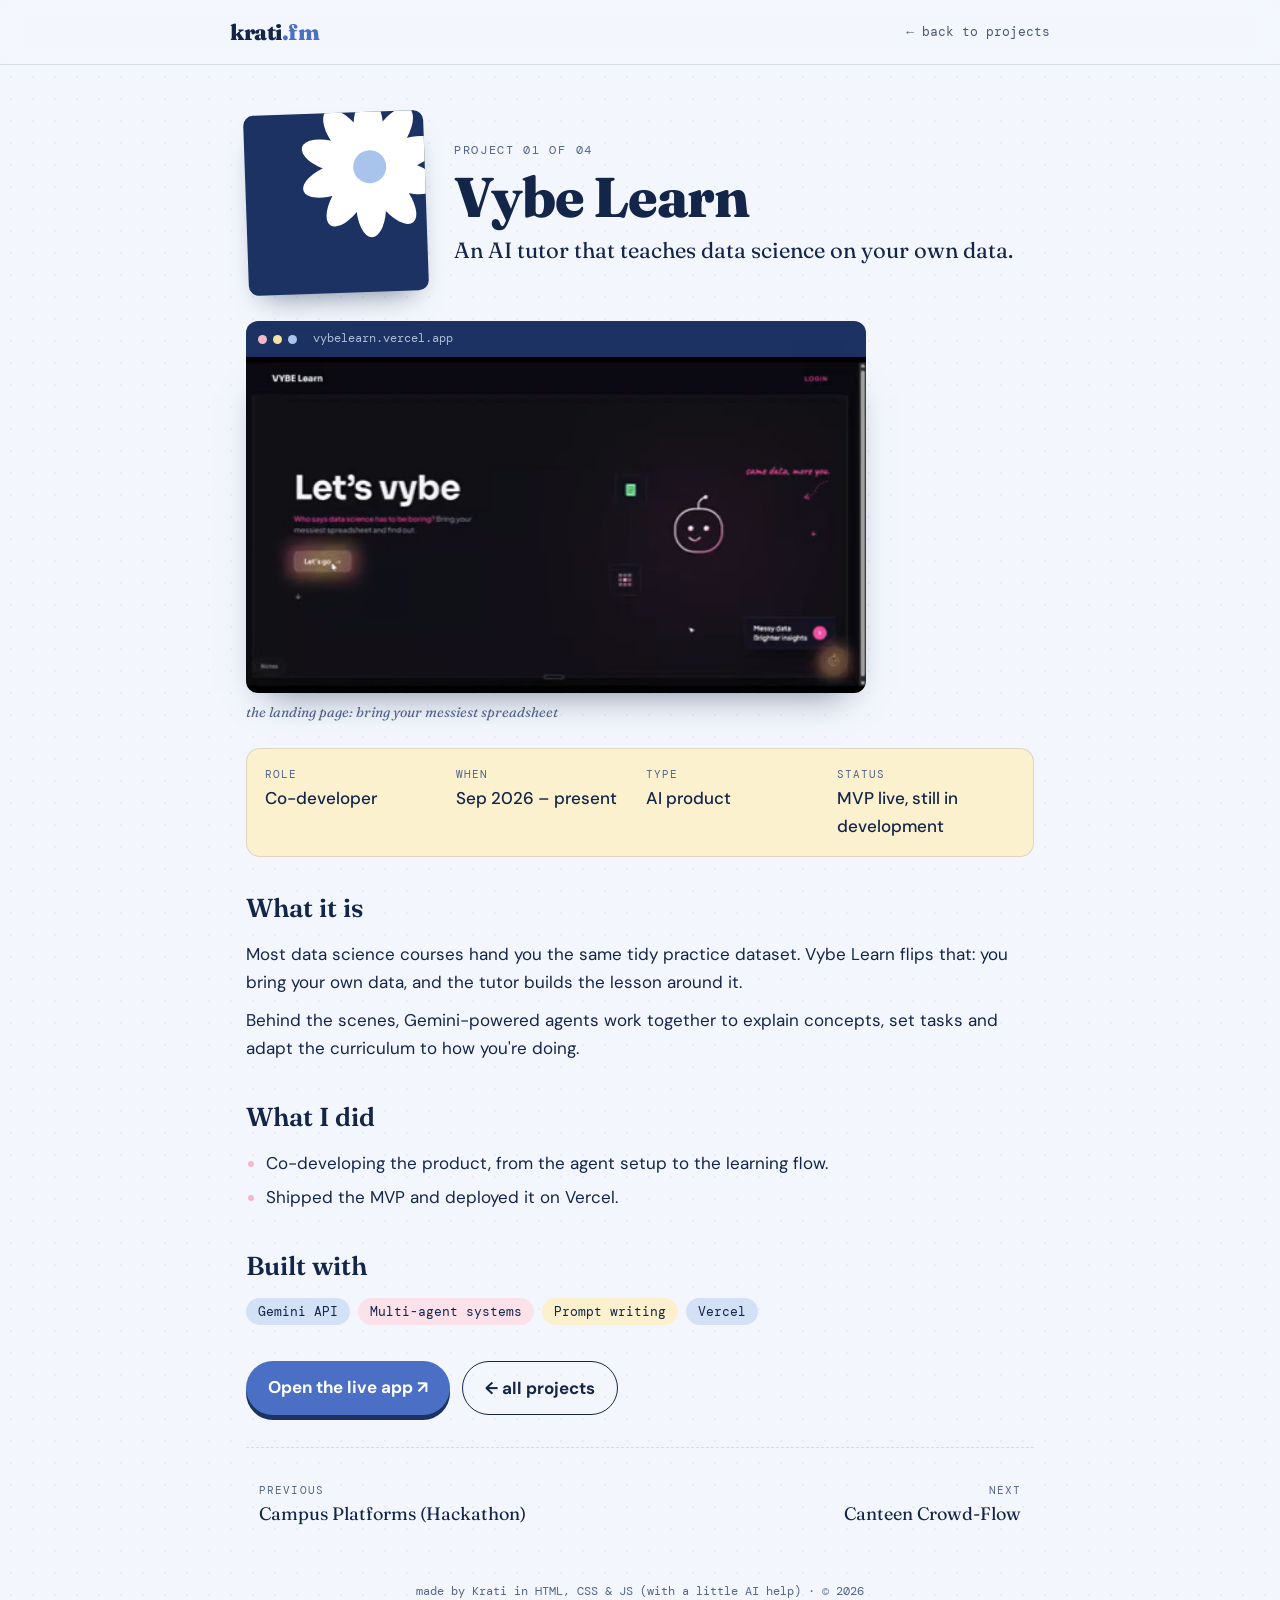
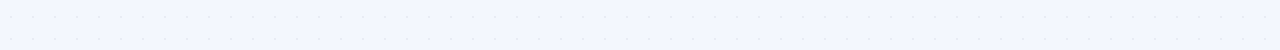
<file: projects/vybe-learn.html>
<!doctype html>
<html lang="en">
<head>
  <meta charset="utf-8">
  <meta name="viewport" content="width=device-width, initial-scale=1">
  <title>Vybe Learn · Krati Maheshwari</title>
  <meta name="description" content="An AI tutor that teaches data science on your own data.">
  <link rel="icon" href="../assets/spiral-star-blue.png">
  <link rel="preconnect" href="https://fonts.googleapis.com">
  <link rel="preconnect" href="https://fonts.gstatic.com" crossorigin>
  <link href="https://fonts.googleapis.com/css2?family=Fraunces:ital,opsz,wght@0,9..144,400;0,9..144,600;0,9..144,800;1,9..144,400&family=DM+Sans:wght@400;500;700&family=DM+Mono:wght@400;500&display=swap" rel="stylesheet">
  <link rel="stylesheet" href="../style.css?v=6">
</head>
<body class="project-page">
  <svg width="0" height="0" style="position:absolute" aria-hidden="true">
    <symbol id="daisy" viewBox="-50 -50 100 100">
      <g fill="var(--petal, #ffffff)"><ellipse rx="10" ry="22" cy="-25" transform="rotate(0)"/><ellipse rx="10" ry="22" cy="-25" transform="rotate(36)"/><ellipse rx="10" ry="22" cy="-25" transform="rotate(72)"/><ellipse rx="10" ry="22" cy="-25" transform="rotate(108)"/><ellipse rx="10" ry="22" cy="-25" transform="rotate(144)"/><ellipse rx="10" ry="22" cy="-25" transform="rotate(180)"/><ellipse rx="10" ry="22" cy="-25" transform="rotate(216)"/><ellipse rx="10" ry="22" cy="-25" transform="rotate(252)"/><ellipse rx="10" ry="22" cy="-25" transform="rotate(288)"/><ellipse rx="10" ry="22" cy="-25" transform="rotate(324)"/></g>
      <circle r="11" fill="var(--heart, #a9c4ec)"/>
    </symbol>
  </svg>

  <header class="topbar">
    <a class="brand" href="../index.html">krati<span>.fm</span></a>
    <nav aria-label="Site">
      <a href="../index.html#projects">← back to projects</a>
    </nav>
  </header>

  <main>
    <section class="p-hero">
      <div class="card-cover p-cover c1"><svg class="cd"><use href="#daisy"/></svg></div>
      <div>
        <p class="eyebrow">project 01 of 04</p>
        <h1>Vybe Learn</h1>
        <p class="lead">An AI tutor that teaches data science on your own data.</p>
      </div>
    </section>

    <figure class="shot">
      <div class="shot-bar" aria-hidden="true"><i></i><i></i><i></i><span>vybelearn.vercel.app</span></div>
      <a href="https://vybelearn.vercel.app" target="_blank" rel="noopener"><img src="../assets/vybe-learn.png" alt="Vybe Learn home screen: 'Let's vybe' headline on a dark background with a smiling robot doodle"></a>
      <figcaption>the landing page: bring your messiest spreadsheet</figcaption>
    </figure>

    <dl class="facts">
          <div><dt>Role</dt><dd>Co-developer</dd></div>
          <div><dt>When</dt><dd>Sep 2026 – present</dd></div>
          <div><dt>Type</dt><dd>AI product</dd></div>
          <div><dt>Status</dt><dd>MVP live, still in development</dd></div>
    </dl>

    <section class="p-section">
      <h2>What it is</h2>
        <p>Most data science courses hand you the same tidy practice dataset. Vybe Learn flips that: you bring your own data, and the tutor builds the lesson around it.</p>
        <p>Behind the scenes, Gemini-powered agents work together to explain concepts, set tasks and adapt the curriculum to how you're doing.</p>
    </section>

    <section class="p-section">
      <h2>What I did</h2>
      <ul class="did">
          <li>Co-developing the product, from the agent setup to the learning flow.</li>
          <li>Shipped the MVP and deployed it on Vercel.</li>
      </ul>
    </section>

    <section class="p-section">
      <h2>Built with</h2>
      <ul class="chips"><li>Gemini API</li><li>Multi-agent systems</li><li>Prompt writing</li><li>Vercel</li></ul>
    </section>

    <div class="p-actions"><a class="btn" href="https://vybelearn.vercel.app" target="_blank" rel="noopener">Open the live app ↗</a><a class="btn btn-ghost" href="../index.html#projects">← all projects</a></div>

    <nav class="p-nav" aria-label="More projects">
      <a href="campus-hackathon.html"><span>previous</span>Campus Platforms (Hackathon)</a>
      <a href="canteen-crowd-flow.html"><span>next</span>Canteen Crowd-Flow</a>
    </nav>

    <footer class="foot">
      <p>made by Krati in HTML, CSS &amp; JS (with a little AI help) · © 2026</p>
    </footer>
  </main>
  <script src="../notes.js?v=6"></script>
</body>
</html>
</file>
<file: style.css>
/* shades of blue, with pink and butter-yellow accents */
:root {
  --paper: #f3f7fd;
  --paper-2: #e3ecf9;
  --white: #ffffff;
  --ink: #14254a;
  --ink-soft: #52648c;
  --navy: #1b3263;
  --blue: #4a6fc4;
  --blue-deep: #2f4f9e;
  --sky: #a9c4ec;
  --powder: #d3e1f6;
  --pink: #f5b8cb;
  --pink-soft: #fbe1e9;
  --butter: #f7e2a1;
  --butter-soft: #fcf1cf;
  --line: rgba(20, 37, 74, 0.13);

  --serif: "Fraunces", Georgia, serif;
  --sans: "DM Sans", system-ui, sans-serif;
  --mono: "DM Mono", ui-monospace, monospace;

  --wrap: 820px;
}

* { box-sizing: border-box; margin: 0; padding: 0; }

html { scroll-behavior: smooth; scroll-padding-top: 72px; }

body {
  background: var(--paper);
  color: var(--ink);
  font-family: var(--sans);
  font-size: 17px;
  line-height: 1.65;
  overflow-x: clip;
  padding-bottom: 96px; /* room for the now-playing bar */
  background-image: radial-gradient(rgba(20, 37, 74, 0.05) 1px, transparent 1px);
  background-size: 22px 22px;
}

img { max-width: 100%; display: block; }
a { color: inherit; }
em { font-style: italic; }
button { font: inherit; }

/* ---------- top bar ---------- */
.topbar {
  position: sticky; top: 0; z-index: 20;
  display: flex; justify-content: space-between; align-items: center;
  gap: 16px;
  padding: 14px max(16px, calc((100vw - var(--wrap)) / 2));
  background: color-mix(in srgb, var(--paper) 88%, transparent);
  backdrop-filter: blur(8px);
  border-bottom: 1px solid var(--line);
}
.brand { font-family: var(--serif); font-weight: 800; font-size: 22px; text-decoration: none; letter-spacing: -0.02em; flex-shrink: 0; }
.brand span { color: var(--blue); }
.topbar nav { display: flex; gap: 18px; font-family: var(--mono); font-size: 13px; overflow-x: auto; scrollbar-width: none; }
.topbar nav::-webkit-scrollbar { display: none; }
.topbar nav a { text-decoration: none; opacity: .75; white-space: nowrap; }
.topbar nav a:hover { opacity: 1; color: var(--blue); }

main { max-width: var(--wrap); margin: 0 auto; padding: 0 16px; position: relative; }

/* ---------- album header ---------- */
.album {
  position: relative;
  display: grid;
  grid-template-columns: 260px 1fr;
  gap: 36px;
  align-items: end;
  padding: 56px 0 40px;
}

.cover {
  position: relative;
  aspect-ratio: 1;
  background: var(--navy);
  border-radius: 6px;
  overflow: hidden;
  box-shadow: 0 18px 40px -18px rgba(20, 37, 74, .6);
  transform: rotate(-1.5deg);
}
.cover .d { position: absolute; }
.cover .d1 { left: -28px; top: -24px; width: 130px; height: 130px; transform: rotate(10deg); }
.cover .d2 { left: 92px; top: 6px; width: 92px; height: 92px; transform: rotate(-20deg); --petal: var(--pink); --heart: var(--butter); }
.cover .d3 { right: -30px; top: 40px; width: 120px; height: 120px; }
.cover .d4 { left: 28px; top: 104px; width: 100px; height: 100px; transform: rotate(30deg); --petal: var(--sky); --heart: var(--white); }
.cover .d5 { left: 132px; top: 110px; width: 80px; height: 80px; --heart: var(--butter); }
.cover .d6 { right: 20px; bottom: -40px; width: 120px; height: 120px; transform: rotate(15deg); --petal: var(--butter); --heart: var(--pink); }
.cover-label {
  position: absolute; left: 12px; bottom: 12px;
  background: var(--white);
  padding: 8px 12px 6px;
  border-radius: 3px;
  display: flex; flex-direction: column;
  box-shadow: 0 4px 0 rgba(0,0,0,.15);
}
.cover-kicker { font-family: var(--mono); font-size: 10px; letter-spacing: .12em; text-transform: uppercase; color: var(--ink-soft); }
.cover-title { font-family: var(--serif); font-style: italic; font-size: 26px; line-height: 1.05; }

.eyebrow { font-family: var(--mono); font-size: 12px; letter-spacing: .14em; text-transform: uppercase; color: var(--ink-soft); }
.album h1 {
  font-family: var(--serif);
  font-weight: 800;
  font-size: clamp(44px, 8vw, 76px);
  line-height: .95;
  letter-spacing: -0.03em;
  margin: 8px 0 14px;
}
.album h1 em { font-weight: 400; color: var(--blue); }
.album-sub { color: var(--ink-soft); max-width: 38ch; }
.album-facts { display: flex; align-items: center; flex-wrap: wrap; gap: 6px; font-size: 14px; margin-top: 14px; color: var(--ink-soft); }
.album-facts strong { color: var(--ink); }
.avatar { width: 24px; height: 24px; border-radius: 50%; object-fit: cover; object-position: 50% 20%; }

.controls { display: flex; align-items: center; gap: 14px; margin-top: 20px; }
.play-big {
  width: 58px; height: 58px; border-radius: 50%; border: 0; cursor: pointer;
  background: var(--blue); color: var(--white);
  display: grid; place-items: center;
  box-shadow: 0 6px 0 var(--navy);
  transition: transform .15s ease, box-shadow .15s ease;
}
.play-big:hover { transform: translateY(-2px); }
.play-big:active { transform: translateY(3px); box-shadow: 0 2px 0 var(--navy); }
.play-big svg, .nb-play svg { width: 26px; height: 26px; fill: currentColor; }
.icon-pause { display: none; }
.is-playing .icon-play { display: none; }
.is-playing .icon-pause { display: inline; }

.ghost {
  display: inline-flex; align-items: center; gap: 8px;
  font: 500 14px var(--mono);
  background: transparent; color: var(--ink);
  border: 1.5px solid var(--ink); border-radius: 999px;
  padding: 8px 16px; cursor: pointer;
}
.ghost svg { width: 16px; height: 16px; }
.ghost:hover { background: var(--ink); color: var(--paper); }
.hint { font-family: var(--mono); font-size: 12px; color: var(--ink-soft); margin-top: 12px; }
.spotify-link {
  display: inline-block; margin-top: 8px; font-size: 14px; font-weight: 700;
  color: var(--blue-deep); text-decoration: none; border-bottom: 2px solid var(--pink);
}
.spotify-link:hover { color: var(--blue); }

/* small polaroid — present, not the headline */
.polaroid {
  position: absolute; right: 0; top: 28px;
  width: 112px;
  background: var(--white);
  padding: 7px 7px 6px;
  box-shadow: 0 10px 24px -12px rgba(20,37,74,.5);
  transform: rotate(6deg);
}
.polaroid::before { /* washi tape */
  content: ""; position: absolute; left: 50%; top: -10px;
  width: 54px; height: 18px; transform: translateX(-50%) rotate(-4deg);
  background: color-mix(in srgb, var(--pink) 85%, transparent);
}
.polaroid img { aspect-ratio: 4/5; object-fit: cover; object-position: 50% 25%; }
.polaroid figcaption { font-family: var(--serif); font-style: italic; font-size: 12px; text-align: center; margin-top: 4px; }

/* the flowing line drawing, used as a quiet background design */
.flow { position: absolute; pointer-events: none; user-select: none; opacity: .09; z-index: -1; }
.flow-hero { width: 300px; right: 90px; top: -10px; transform: rotate(-8deg); }
.flow-art { width: 360px; left: -140px; top: 40px; transform: scaleX(-1) rotate(10deg); opacity: .07; }

/* ---------- stickers ---------- */
.sticker, .sticker-svg { position: absolute; pointer-events: none; user-select: none; }
.s-spiral { width: 54px; left: 228px; bottom: 268px; transform: rotate(12deg); }
.s-notes { width: 74px; right: -6px; top: 18px; transform: rotate(8deg); opacity: .9; }
.s-spiral-sm { width: 40px; right: 6px; top: 22px; transform: rotate(-14deg); }
.sticker-svg { --petal: var(--white); --heart: var(--blue); width: 46px; height: 46px; filter: drop-shadow(0 2px 0 rgba(20,37,74,.25)); }
.s-daisy-b { right: 18px; top: 18px; --petal: var(--pink); --heart: var(--butter); }
.s-daisy-c { right: 14px; top: 22px; width: 56px; height: 56px; --petal: var(--butter); --heart: var(--pink); }

/* ---------- tracklist / table of contents ---------- */
.tracklist { padding: 8px 0 32px; }
.tl-head, .tracklist a {
  display: grid;
  grid-template-columns: 40px 1fr 1fr;
  gap: 12px; align-items: center;
}
.tl-head {
  font-family: var(--mono); font-size: 12px; letter-spacing: .1em; text-transform: uppercase;
  color: var(--ink-soft); padding: 0 12px 8px; border-bottom: 1px solid var(--line);
}
.tracklist ol { list-style: none; }
.tracklist a {
  text-decoration: none; padding: 10px 12px; border-radius: 8px;
  transition: background .15s ease;
}
.tracklist a:hover { background: var(--paper-2); }
.tracklist a.active { background: var(--pink-soft); }
.tracklist .n, .tl-album { font-family: var(--mono); font-size: 13px; color: var(--ink-soft); }
.tracklist .t { font-weight: 500; }
.tracklist a.active .t, .tracklist a.active .n { color: var(--blue); }

/* ---------- each section ---------- */
.track {
  position: relative;
  padding: 48px 0 40px;
  border-top: 1px dashed var(--line);
}
.track-head { display: flex; align-items: baseline; gap: 14px; margin-bottom: 14px; padding-right: 64px; }
.track-head .n { font-family: var(--mono); font-size: 14px; color: var(--blue); }
.track-head h2 {
  font-family: var(--serif); font-weight: 600;
  font-size: clamp(30px, 5vw, 42px); line-height: 1.05; letter-spacing: -0.02em;
}
.section-sub { color: var(--ink-soft); margin-bottom: 22px; max-width: 56ch; }

.track-body { max-width: 62ch; }
.track-body p + p { margin-top: 12px; }
.lead { font-family: var(--serif); font-size: 22px; line-height: 1.4; }
.badge {
  display: inline-block; font-family: var(--mono); font-size: 12px;
  background: var(--navy); color: var(--paper);
  padding: 3px 10px; border-radius: 999px; margin-bottom: 10px;
}
.muted { color: var(--ink-soft); font-size: 14px; }

/* project cards */
.cards { display: grid; grid-template-columns: 1fr 1fr; gap: 18px; }
.card {
  display: flex; flex-direction: column;
  background: var(--white); border: 1px solid var(--line); border-radius: 14px;
  overflow: hidden; text-decoration: none;
  transition: transform .2s ease, box-shadow .2s ease;
}
.card:hover, .card:focus-visible { transform: translateY(-4px) rotate(-.4deg); box-shadow: 0 16px 30px -18px rgba(20,37,74,.55); }
.card-cover { position: relative; height: 110px; overflow: hidden; }
.card-cover .cd { position: absolute; width: 130px; height: 130px; right: -20px; top: -20px; }
.c1 { background: var(--navy); }
.c2 { background: var(--pink); --heart: var(--butter); }
.c3 { background: var(--butter); --heart: var(--pink); }
.c4 { background: var(--blue-deep); --petal: var(--powder); }
.c2 .cd { left: -24px; right: auto; top: -10px; transform: rotate(20deg); }
.c3 .cd { right: 30px; top: 10px; width: 110px; height: 110px; }
.c4 .cd { left: 40%; right: auto; top: -40px; }
.card-pill {
  position: absolute; left: 14px; bottom: 12px;
  font-family: var(--mono); font-size: 11px; letter-spacing: .08em; text-transform: uppercase;
  background: var(--white); color: var(--ink); padding: 2px 10px; border-radius: 999px;
}
.card-body { padding: 16px 18px 18px; display: flex; flex-direction: column; gap: 6px; flex: 1; }
.card-body h3 { font-family: var(--serif); font-weight: 600; font-size: 22px; line-height: 1.15; }
.card-body p { font-size: 15px; color: var(--ink-soft); }
.card-meta { font-family: var(--mono); font-size: 12px; color: var(--blue-deep); }
.card-more { margin-top: auto; padding-top: 8px; font-weight: 700; font-size: 14px; color: var(--blue); }

/* research */
.paper { padding: 16px 0; border-bottom: 1px solid var(--line); }
.paper:last-child { border-bottom: 0; }
.paper-title { font-family: var(--serif); font-size: 19px; line-height: 1.35; }

/* art gallery */
.gallery { columns: 3 200px; column-gap: 16px; }
.art-item {
  display: block; width: 100%; margin: 0 0 16px; break-inside: avoid;
  background: var(--white); border: 0; padding: 8px 8px 6px; cursor: zoom-in;
  box-shadow: 0 10px 22px -16px rgba(20,37,74,.55);
  transition: transform .2s ease;
  text-align: center;
}
.art-item:nth-child(odd) { transform: rotate(-1deg); }
.art-item:nth-child(even) { transform: rotate(1.2deg); }
.art-item:hover { transform: rotate(0) scale(1.02); }
.art-item span { display: block; font-family: var(--serif); font-style: italic; font-size: 13px; color: var(--ink-soft); margin-top: 6px; }

.lightbox {
  border: 0; padding: 12px 12px 8px; background: var(--white);
  max-width: min(92vw, 760px); margin: auto;
  box-shadow: 0 30px 60px -20px rgba(20,37,74,.6);
}
.lightbox::backdrop { background: rgba(20, 37, 74, .7); }
.lightbox img { max-height: 78vh; width: auto; margin: 0 auto; }
.lightbox p { font-family: var(--serif); font-style: italic; text-align: center; margin-top: 6px; color: var(--ink-soft); }
.lb-close {
  position: absolute; right: 8px; top: 6px; width: 34px; height: 34px; border-radius: 50%;
  border: 0; background: var(--navy); color: var(--white); font-size: 22px; line-height: 1; cursor: pointer;
}

/* skills */
.skill-list div {
  display: grid; grid-template-columns: 170px 1fr; gap: 16px;
  padding: 14px 0; border-bottom: 1px solid var(--line);
}
.skill-list div:last-child { border-bottom: 0; }
.skill-list dt { font-family: var(--mono); font-size: 13px; letter-spacing: .06em; text-transform: uppercase; color: var(--blue-deep); padding-top: 2px; }

/* experience */
.timeline { list-style: none; }
.timeline li {
  display: grid; grid-template-columns: 170px 1fr; gap: 16px;
  padding: 18px 0; border-bottom: 1px solid var(--line);
}
.timeline li:last-child { border-bottom: 0; }
.when { font-family: var(--mono); font-size: 13px; color: var(--ink-soft); padding-top: 4px; }
.timeline h3 { font-family: var(--serif); font-weight: 600; font-size: 20px; line-height: 1.3; margin-bottom: 4px; }

/* contact */
.contact { list-style: none; margin-top: 18px; }
.contact a {
  display: flex; gap: 16px; align-items: baseline; flex-wrap: wrap;
  padding: 14px 0; border-bottom: 1px solid var(--line);
  text-decoration: none; font-family: var(--serif); font-size: 20px;
  overflow-wrap: anywhere;
}
.contact a span { font-family: var(--mono); font-size: 12px; text-transform: uppercase; letter-spacing: .12em; color: var(--ink-soft); width: 72px; flex-shrink: 0; }
.contact a:hover { color: var(--blue); }

.foot { padding: 40px 0 24px; text-align: center; font-family: var(--mono); font-size: 12px; color: var(--ink-soft); }

/* ---------- now playing bar ---------- */
.nowbar {
  position: fixed; left: 50%; bottom: 14px; transform: translateX(-50%);
  z-index: 30;
  width: min(var(--wrap), calc(100% - 24px));
  display: flex; align-items: center; gap: 12px;
  background: var(--navy); color: var(--paper);
  padding: 10px 14px 14px; border-radius: 14px;
  box-shadow: 0 14px 30px -12px rgba(20,37,74,.6);
  overflow: hidden;
}
.nb-cover { width: 34px; height: 34px; object-fit: contain; filter: brightness(1.6); }
.nb-text { display: flex; flex-direction: column; min-width: 0; flex: 1; line-height: 1.25; }
.nb-title { font-weight: 700; font-size: 14px; white-space: nowrap; overflow: hidden; text-overflow: ellipsis; }
.nb-artist { font-size: 12px; opacity: .7; }
.nb-play {
  width: 38px; height: 38px; border-radius: 50%; border: 0; cursor: pointer;
  background: var(--butter); color: var(--navy); display: grid; place-items: center; flex-shrink: 0;
}
.nb-play svg { width: 18px; height: 18px; }
.nb-progress { position: absolute; left: 0; right: 0; bottom: 0; height: 4px; background: rgba(243,247,253,.15); }
.nb-progress span { display: block; height: 100%; width: 0; background: var(--pink); transition: width .1s linear; }

.eq { display: flex; gap: 3px; align-items: flex-end; height: 18px; }
.eq i { width: 3px; height: 30%; background: var(--pink); border-radius: 2px; }
.is-playing .eq i { animation: bounce .9s ease-in-out infinite; }
.is-playing .eq i:nth-child(2) { animation-delay: -.3s; }
.is-playing .eq i:nth-child(3) { animation-delay: -.6s; }
.is-playing .eq i:nth-child(4) { animation-delay: -.15s; }
@keyframes bounce { 0%,100% { height: 25%; } 50% { height: 100%; } }

/* ---------- project detail pages ---------- */
.project-page { padding-bottom: 24px; }
.p-hero { display: grid; grid-template-columns: 180px 1fr; gap: 28px; align-items: center; padding: 48px 0 28px; }
.p-cover { height: auto; aspect-ratio: 1; border-radius: 10px; transform: rotate(-2deg); box-shadow: 0 16px 30px -16px rgba(20,37,74,.6); }
.p-cover .cd { width: 150px; height: 150px; }
.p-hero h1 { font-family: var(--serif); font-weight: 800; font-size: clamp(36px, 6vw, 56px); line-height: 1; letter-spacing: -0.02em; margin: 8px 0 10px; }
.facts {
  display: grid; grid-template-columns: repeat(auto-fit, minmax(160px, 1fr)); gap: 12px;
  background: var(--butter-soft); border: 1px solid var(--line); border-radius: 14px; padding: 16px 18px;
}
.facts dt { font-family: var(--mono); font-size: 11px; letter-spacing: .1em; text-transform: uppercase; color: var(--ink-soft); }
.facts dd { font-weight: 500; }
.p-section { padding: 30px 0 4px; max-width: 64ch; }
.p-section h2 { font-family: var(--serif); font-weight: 600; font-size: 26px; margin-bottom: 10px; }
.p-section p + p { margin-top: 10px; }
.did { padding-left: 20px; }
.did li + li { margin-top: 6px; }
.did li::marker { color: var(--pink); }
.chips { display: flex; flex-wrap: wrap; gap: 8px; list-style: none; }
.chips li { font-family: var(--mono); font-size: 13px; background: var(--powder); padding: 3px 12px; border-radius: 999px; }
.chips li:nth-child(3n+2) { background: var(--pink-soft); }
.chips li:nth-child(3n) { background: var(--butter-soft); }
.p-actions { display: flex; flex-wrap: wrap; gap: 12px; padding: 32px 0; }
.btn {
  display: inline-block; text-decoration: none; font-weight: 700;
  background: var(--blue); color: var(--white); padding: 12px 22px; border-radius: 999px;
  box-shadow: 0 5px 0 var(--navy); transition: transform .15s ease;
}
.btn:hover { transform: translateY(-2px); }
.btn-ghost { background: transparent; color: var(--ink); border: 1.5px solid var(--ink); box-shadow: none; }
.p-nav { display: grid; grid-template-columns: 1fr 1fr; gap: 12px; border-top: 1px dashed var(--line); padding-top: 20px; }
.p-nav a { text-decoration: none; font-family: var(--serif); font-size: 18px; padding: 12px 0; }
.p-nav a:last-child { text-align: right; }
.p-nav span { display: block; font-family: var(--mono); font-size: 11px; letter-spacing: .1em; text-transform: uppercase; color: var(--ink-soft); }
.p-nav a:hover { color: var(--blue); }

/* gentle float for stickers */
@media (prefers-reduced-motion: no-preference) {
  .sticker, .sticker-svg { animation: float 6s ease-in-out infinite; }
  .s-notes { animation-delay: -2s; }
  .sticker-svg { animation-delay: -4s; }
}
@keyframes float { 0%,100% { translate: 0 0; } 50% { translate: 0 -5px; } }
@media (prefers-reduced-motion: reduce) {
  html { scroll-behavior: auto; }
  .is-playing .eq i { animation: none; height: 70%; }
  .card, .art-item, .btn { transition: none; }
}

/* ---------- phones ---------- */
@media (max-width: 680px) {
  body { font-size: 16px; }
  .topbar nav { gap: 14px; font-size: 12px; }
  .album { grid-template-columns: 1fr; gap: 24px; padding-top: 32px; }
  .cover { width: 220px; }
  .polaroid { width: 92px; top: 24px; right: 12px; }
  .s-spiral { left: -8px; top: 16px; bottom: auto; width: 44px; }
  .flow-hero { width: 200px; right: 30px; top: 200px; }
  .tl-head, .tracklist a { grid-template-columns: 30px 1fr auto; }
  .tracklist a { padding: 10px 6px; }
  .tl-head { padding: 0 6px 8px; }
  .tl-album { font-size: 12px; text-align: right; }
  .cards { grid-template-columns: 1fr; }
  .gallery { columns: 2; column-gap: 12px; }
  .art-item { margin-bottom: 12px; padding: 6px 6px 4px; }
  .skill-list div, .timeline li { grid-template-columns: 1fr; gap: 2px; }
  .lead { font-size: 19px; }
  .contact a { font-size: 17px; gap: 4px 16px; }
  .s-notes { width: 56px; }
  .p-hero { grid-template-columns: 1fr; gap: 20px; padding-top: 32px; }
  .p-cover { width: 130px; }
  .p-cover .cd { width: 110px; height: 110px; }
}

/* little pops of pink and butter */
.card-more { text-decoration: underline; text-decoration-color: var(--pink); text-decoration-thickness: 2px; text-underline-offset: 4px; }
.track-head h2 { text-decoration: underline; text-decoration-color: var(--butter); text-decoration-thickness: 8px; text-underline-offset: -2px; text-decoration-skip-ink: none; }

/* ---------- glassy hover ---------- */
/* a frosted panel with a soft light that follows the cursor (--mx / --my set in notes.js) */
.card, .tracklist a, .contact a, .art-item, .ghost, .btn-ghost, .p-nav a, .spotify-link {
  position: relative;
  isolation: isolate;
  --mx: 50%; --my: 50%;
}
.card::after, .tracklist a::after, .contact a::after, .art-item::after,
.ghost::after, .btn-ghost::after, .p-nav a::after {
  content: ""; position: absolute; inset: 0; border-radius: inherit;
  pointer-events: none; opacity: 0; z-index: 2;
  background:
    radial-gradient(120px circle at var(--mx) var(--my), rgba(255,255,255,.55), rgba(255,255,255,0) 70%),
    radial-gradient(260px circle at var(--mx) var(--my), rgba(169,196,236,.28), rgba(245,184,203,.12) 45%, rgba(255,255,255,0) 75%);
  transition: opacity .35s ease;
}

@media (hover: hover) {
  .tracklist a, .contact a, .p-nav a {
    border: 1px solid transparent;
    transition: background .35s ease, border-color .35s ease, box-shadow .35s ease, transform .35s cubic-bezier(.22,1,.36,1);
  }
  .tracklist a:hover, .contact a:hover, .p-nav a:hover {
    background: rgba(255,255,255,.45);
    -webkit-backdrop-filter: blur(12px) saturate(170%);
    backdrop-filter: blur(12px) saturate(170%);
    border-color: rgba(255,255,255,.85);
    box-shadow: inset 0 1px 0 rgba(255,255,255,.9), 0 10px 24px -14px rgba(20,37,74,.35);
    transform: translateY(-1px);
  }
  .contact a { border-radius: 10px; padding-left: 10px; padding-right: 10px; margin: 0 -10px; }
  .p-nav a { border-radius: 10px; padding-left: 12px; padding-right: 12px; }

  .card {
    transition: transform .45s cubic-bezier(.22,1,.36,1), box-shadow .45s ease, border-color .35s ease;
  }
  .card:hover, .card:focus-visible {
    transform: translateY(-6px);
    border-color: rgba(255,255,255,.95);
    box-shadow: inset 0 1px 0 rgba(255,255,255,.9), 0 22px 40px -20px rgba(20,37,74,.5);
  }
  .card:hover .card-body {
    background: rgba(255,255,255,.6);
    -webkit-backdrop-filter: blur(10px);
    backdrop-filter: blur(10px);
  }

  .art-item { transition: transform .45s cubic-bezier(.22,1,.36,1), box-shadow .45s ease; }
  .art-item:hover { transform: rotate(0) translateY(-4px) scale(1.02); box-shadow: 0 22px 36px -18px rgba(20,37,74,.5); }

  .ghost:hover, .btn-ghost:hover {
    background: rgba(255,255,255,.5); color: var(--ink);
    -webkit-backdrop-filter: blur(10px) saturate(170%);
    backdrop-filter: blur(10px) saturate(170%);
    border-color: rgba(255,255,255,.95);
    box-shadow: inset 0 1px 0 #fff, 0 8px 20px -10px rgba(20,37,74,.4);
  }

  .card:hover::after, .tracklist a:hover::after, .contact a:hover::after, .art-item:hover::after,
  .ghost:hover::after, .btn-ghost:hover::after, .p-nav a:hover::after { opacity: 1; }
}

/* the now-playing bar becomes dark glass */
.nowbar {
  background: rgba(27, 50, 99, .72);
  -webkit-backdrop-filter: blur(16px) saturate(170%);
  backdrop-filter: blur(16px) saturate(170%);
  border: 1px solid rgba(255,255,255,.18);
  box-shadow: inset 0 1px 0 rgba(255,255,255,.18), 0 14px 30px -12px rgba(20,37,74,.6);
}

@media (prefers-reduced-motion: reduce) {
  .card, .art-item, .tracklist a, .contact a, .p-nav a { transition: none; }
  .card:hover, .art-item:hover, .tracklist a:hover { transform: none; }
}

/* app screenshot in a little browser window */
.shot { margin: 0 0 24px; max-width: 620px; }
.shot > a { display: block; }
.shot-bar {
  display: flex; align-items: center; gap: 6px;
  background: var(--navy); padding: 8px 12px; border-radius: 12px 12px 0 0;
}
.shot-bar i { width: 9px; height: 9px; border-radius: 50%; background: var(--pink); }
.shot-bar i:nth-child(2) { background: var(--butter); }
.shot-bar i:nth-child(3) { background: var(--sky); }
.shot-bar span { margin-left: 10px; font-family: var(--mono); font-size: 12px; color: var(--powder); opacity: .8; }
.shot img { width: 100%; border-radius: 0 0 12px 12px; box-shadow: 0 18px 36px -20px rgba(20,37,74,.6); }
.shot figcaption { font-family: var(--serif); font-style: italic; font-size: 14px; color: var(--ink-soft); margin-top: 8px; }

/* volunteering */
.vol-facts { margin: 22px 0 24px; }
.photos { columns: 2 260px; }
.photos .art-item img { border-radius: 2px; }
.s-daisy-v { right: 16px; top: 20px; --petal: var(--butter); --heart: var(--blue); }
</file>
